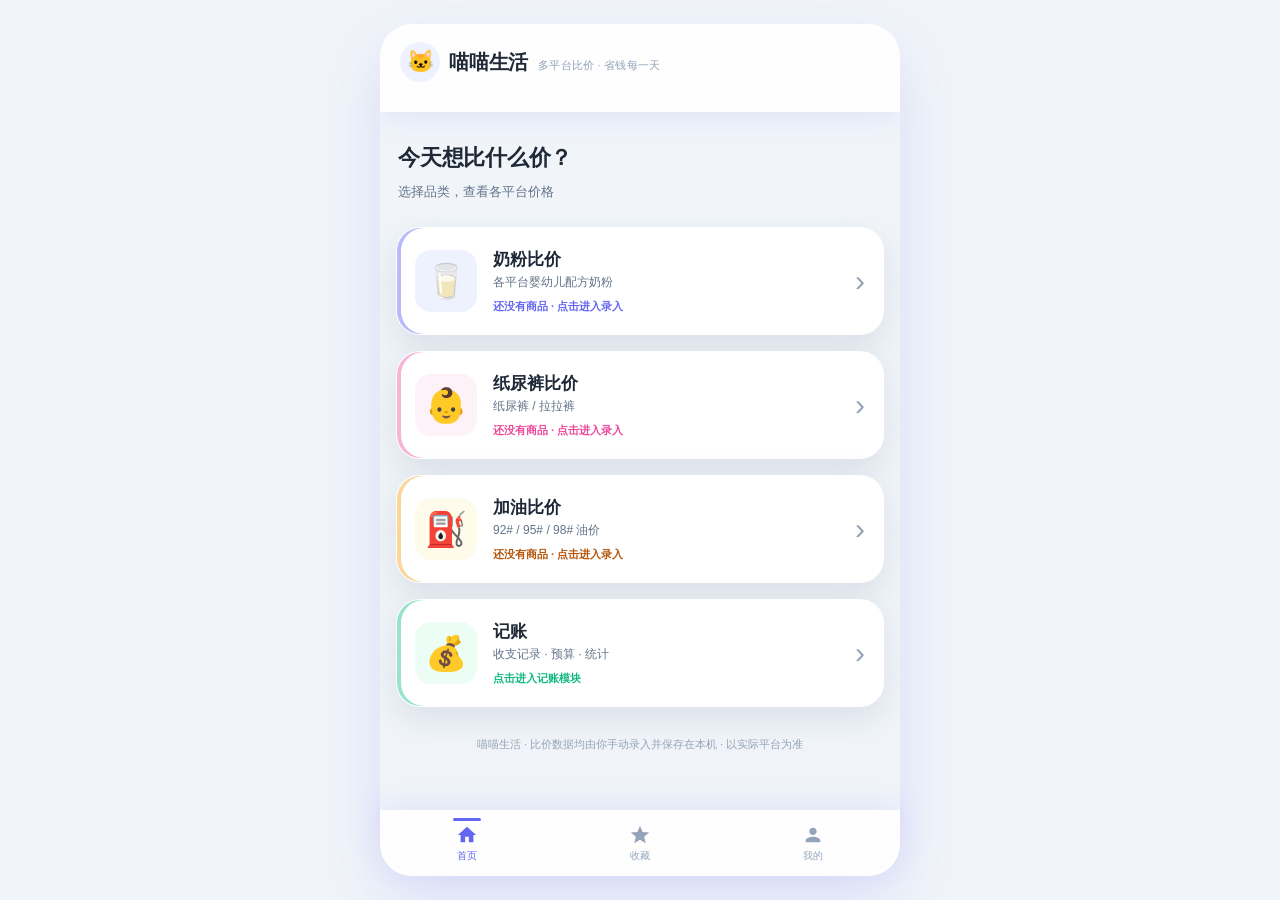
<file: index.html>
<!DOCTYPE html>
<html lang="zh-CN">
<head>
  <meta charset="UTF-8">
  <meta name="viewport" content="width=device-width, initial-scale=1.0, maximum-scale=1.0, user-scalable=no, viewport-fit=cover">
  <meta name="theme-color" content="#6366f1">
  <meta name="description" content="比价助手 - 奶粉、纸尿裤、加油站油价，多平台价格一站对比">
  <meta name="apple-mobile-web-app-capable" content="yes">
  <meta name="apple-mobile-web-app-status-bar-style" content="black-translucent">
  <title>喵喵生活 · 比价</title>
  <link rel="manifest" href="manifest.json">
  <link rel="icon" type="image/svg+xml" href="icons/icon.svg">
  <link rel="apple-touch-icon" href="icons/icon-192.png">
  <link rel="stylesheet" href="css/style.css">
</head>
<body>
  <div id="app">
    <!-- 顶部品牌栏（所有页面共享） -->
    <header class="app-header" id="app-header">
      <div class="header-top">
        <div class="brand" id="brand">
          <span class="brand-logo">🐱</span>
          <span class="brand-text">喵喵生活</span>
        </div>
        <div class="header-subtitle" id="header-subtitle">多平台比价 · 省钱每一天</div>
      </div>
    </header>

    <!-- 主内容区 -->
    <main id="main" class="main home-main">

      <!-- ========== 首页：只有大类入口 ========== -->
      <section class="page active" id="page-home">
        <div class="home-hero">
          <div class="home-hero-title">今天想比什么价？</div>
          <div class="home-hero-sub">选择品类，查看各平台价格</div>
        </div>
        <div class="entry-grid" id="entry-grid"></div>
        <div class="home-footnote">喵喵生活 · 比价数据均由你手动录入并保存在本机 · 以实际平台为准</div>
      </section>

      <!-- ========== 分类列表页 ========== -->
      <section class="page" id="page-list">
        <button class="back-btn" id="list-back">
          <svg viewBox="0 0 24 24" width="20" height="20"><path d="M20 11H7.83l5.59-5.59L12 4l-8 8 8 8 1.41-1.41L7.83 13H20v-2z"/></svg>
          返回
        </button>
        <div class="list-heading">
          <h1 id="list-title">奶粉比价</h1>
          <div class="heading-actions">
            <button class="compare-fab" id="list-compare" title="横向对比与推荐">📊 对比</button>
            <button class="add-fab" id="list-add" title="录入商品">＋ 录入</button>
          </div>
        </div>
        <div class="search-wrap">
          <svg class="search-icon" viewBox="0 0 24 24"><path d="M15.5 14h-.79l-.28-.27A6.47 6.47 0 0 0 16 9.5 6.5 6.5 0 1 0 9.5 16c1.61 0 3.09-.59 4.23-1.57l.27.28v.79l5 4.99L20.49 19l-4.99-5zm-6 0C7.01 14 5 11.99 5 9.5S7.01 5 9.5 5 14 7.01 14 9.5 11.99 14 9.5 14z"/></svg>
          <input type="search" id="search-input" placeholder="搜索品牌、商品、平台" autocomplete="off">
          <button class="search-clear" id="search-clear" aria-label="清空" hidden>✕</button>
        </div>
        <div class="section-head">
          <h2>🔥 今日低价榜</h2>
          <span class="section-note" id="update-note">价格随时变动</span>
        </div>
        <div class="lowprice-strip" id="lowprice-strip"></div>
        <div class="section-head">
          <h2>商品列表</h2>
          <button class="sort-btn" id="sort-btn">
            <span id="sort-label">默认排序</span>
            <svg viewBox="0 0 24 24" width="16" height="16"><path d="M7 10l5 5 5-5z"/></svg>
          </button>
        </div>
        <div class="product-list" id="list-product-list"></div>
      </section>

      <!-- ========== 商品详情 ========== -->
      <section class="page" id="page-detail">
        <button class="back-btn" id="detail-back">
          <svg viewBox="0 0 24 24" width="20" height="20"><path d="M20 11H7.83l5.59-5.59L12 4l-8 8 8 8 1.41-1.41L7.83 13H20v-2z"/></svg>
          返回
        </button>
        <div id="detail-content"></div>
      </section>

      <!-- ========== 横向对比与推荐页 ========== -->
      <section class="page" id="page-compare">
        <button class="back-btn" id="compare-back">
          <svg viewBox="0 0 24 24" width="20" height="20"><path d="M20 11H7.83l5.59-5.59L12 4l-8 8 8 8 1.41-1.41L7.83 13H20v-2z"/></svg>
          返回
        </button>
        <div class="list-heading">
          <h1 id="compare-title">横向对比</h1>
        </div>
        <div id="compare-content"></div>
      </section>

      <!-- ========== 录入 / 编辑页 ========== -->
      <section class="page" id="page-editor">
        <button class="back-btn" id="editor-back">
          <svg viewBox="0 0 24 24" width="20" height="20"><path d="M20 11H7.83l5.59-5.59L12 4l-8 8 8 8 1.41-1.41L7.83 13H20v-2z"/></svg>
          返回
        </button>
        <div class="list-heading">
          <h1 id="editor-title">录入商品</h1>
        </div>
        <div class="editor-notice">
          ℹ️ 电商官网有反爬与跨域限制，App 无法直接抓取。可点下方按钮用<b>截图识别</b>自动填入，或手动填写你在各平台看到的价格。
        </div>
        <button type="button" class="ocr-entry-btn" id="ocr-entry">
          <span class="ocr-entry-icon">📷</span>
          <span class="ocr-entry-text"><b>截图识别商品</b><br>拍照 / 选图，自动提取品牌、规格、价格（首次需联网加载识别模型）</span>
          <span class="ocr-entry-arrow">›</span>
        </button>
        <input type="file" id="ocr-file" accept="image/*" hidden>
        <form id="editor-form" class="editor-form">
          <input type="hidden" id="edit-id">
          <div class="form-row">
            <label>品类</label>
            <select id="edit-category">
              <option value="milk">🥛 奶粉</option>
              <option value="diaper">👶 纸尿裤</option>
              <option value="fuel">⛽ 加油</option>
            </select>
          </div>
          <div class="form-row">
            <label>品牌</label>
            <input type="text" id="edit-brand" placeholder="如：爱他美 / 帮宝适 / 中国石化" required>
          </div>
          <div class="form-row">
            <label>商品名称</label>
            <input type="text" id="edit-name" placeholder="如：卓萃 3 段 / 92# 汽油" required>
          </div>
          <div class="spec-builder">
            <div class="spec-builder-title">📐 规格明细（自动算总量）</div>
            <div class="spec-section-label">购买部分</div>
            <div class="spec-grid">
              <div class="form-item">
                <label id="lbl-buy-packs">购买罐数</label>
                <input type="number" id="buy-packs" step="0.01" min="0" placeholder="如：2">
              </div>
              <div class="form-item">
                <label id="lbl-per-pack">单罐克重</label>
                <div class="inline-unit">
                  <input type="number" id="per-pack" step="0.01" min="0" placeholder="如：900">
                  <span id="unit-per-pack">g</span>
                </div>
              </div>
            </div>
            <div class="spec-switch-row">
              <span>显示赠送部分</span>
              <div class="switch on" id="gift-switch"><span></span></div>
            </div>
            <div class="gift-section" id="gift-section">
              <div class="spec-section-label">赠送部分</div>
              <div class="spec-grid">
                <div class="form-item">
                  <label id="lbl-gift-packs">赠送罐数</label>
                  <input type="number" id="gift-packs" step="0.01" min="0" placeholder="如：1">
                </div>
                <div class="form-item">
                  <label id="lbl-gift-per">赠送单罐克重</label>
                  <div class="inline-unit">
                    <input type="number" id="gift-per" step="0.01" min="0" placeholder="同购买">
                    <span id="unit-gift-per">g</span>
                  </div>
                </div>
              </div>
            </div>
            <div class="spec-total">
              <span>合计总数量</span>
              <b id="spec-total-val">—</b>
            </div>
            <input type="hidden" id="edit-spec">
            <input type="hidden" id="edit-qty">
          </div>

          <div class="platform-editor-head">
            <span>各平台价格</span>
            <button type="button" class="mini-add" id="add-platform-row">＋ 添加平台</button>
          </div>
          <div id="platform-rows" class="platform-rows"></div>

          <button type="button" class="consumption-entry" id="editor-consumption">
            ⚙️ 设置消耗参数（用于计算可使用天数）
          </button>
          <button type="submit" class="submit-btn" id="editor-submit">保存并提交比价</button>
          <button type="button" class="delete-btn" id="editor-delete" hidden>删除这个商品</button>
        </form>
      </section>

      <!-- ========== 收藏 ========== -->
      <section class="page" id="page-favorites">
        <div class="section-head"><h2>⭐ 我的收藏</h2></div>
        <div class="product-list" id="favorites-list"></div>
        <div class="empty-state" id="favorites-empty" hidden>
          <div class="empty-icon">⭐</div>
          <p>还没有收藏商品</p>
          <span>在商品卡片右上角点击 ☆ 收藏</span>
        </div>
      </section>

      <!-- ========== 我的 ========== -->
      <section class="page" id="page-me">
        <div class="me-header">
          <div class="me-avatar">🐱</div>
          <div>
            <div class="me-name">喵喵生活用户</div>
            <div class="me-desc">理性消费，精打细算</div>
          </div>
        </div>
        <div class="me-card">
          <button class="me-row" id="me-alerts">
            <span class="me-row-icon">🔔</span>
            <span class="me-row-label">降价提醒</span>
            <span class="me-row-value" id="alert-count">0 个商品</span>
            <span class="me-row-arrow">›</span>
          </button>
          <button class="me-row" id="me-my-products">
            <span class="me-row-icon">✍️</span>
            <span class="me-row-label">我录入的商品</span>
            <span class="me-row-value" id="my-product-count">0 个</span>
            <span class="me-row-arrow">›</span>
          </button>
          <button class="me-row" id="me-clear">
            <span class="me-row-icon">🧹</span>
            <span class="me-row-label">清除本地数据</span>
            <span class="me-row-value">收藏 / 提醒 / 录入</span>
            <span class="me-row-arrow">›</span>
          </button>
        </div>
        <div class="info-card">
          <h3>关于价格数据</h3>
          <p>App <b>不内置任何商品</b>，所有价格都来自你手动录入，数据保存在本机浏览器。电商官网有反爬与跨域限制，前端无法直接抓取；接入真实价格需走官方开放平台或数据服务商。</p>
          <p>技术接入：修改 <code>js/data.js</code> 的 <code>dataSource.fetchRemote()</code>，返回相同结构即可，界面无需改动。</p>
          <p class="disclaimer">清除浏览器数据会同时清除你录入的商品，请留意备份。</p>
        </div>
        <div class="install-tip" id="install-tip">
          <span>📲</span>
          <div><b>安装到桌面</b><br>安卓浏览器菜单 → 「添加到主屏幕」，像 App 一样全屏使用</div>
        </div>
      </section>
    </main>

    <!-- 底部导航 -->
    <nav class="bottom-nav" id="bottom-nav">
      <button class="nav-item active" data-page="home">
        <svg viewBox="0 0 24 24"><path d="M10 20v-6h4v6h5v-8h3L12 3 2 12h3v8z"/></svg>
        <span>首页</span>
      </button>
      <button class="nav-item" data-page="favorites">
        <svg viewBox="0 0 24 24"><path d="M12 17.27L18.18 21l-1.64-7.03L22 9.24l-7.19-.61L12 2 9.19 8.63 2 9.24l5.46 4.73L5.82 21z"/></svg>
        <span>收藏</span>
      </button>
      <button class="nav-item" data-page="me">
        <svg viewBox="0 0 24 24"><path d="M12 12c2.21 0 4-1.79 4-4s-1.79-4-4-4-4 1.79-4 4 1.79 4 4 4zm0 2c-2.67 0-8 1.34-8 4v2h16v-2c0-2.66-5.33-4-8-4z"/></svg>
        <span>我的</span>
      </button>
    </nav>

    <!-- 排序弹层 -->
    <div class="sheet-mask" id="sort-mask" hidden>
      <div class="sheet">
        <div class="sheet-title">排序方式</div>
        <button class="sheet-option" data-sort="default">默认排序</button>
        <button class="sheet-option" data-sort="price-asc">价格从低到高</button>
        <button class="sheet-option" data-sort="save-desc">省钱最多</button>
        <button class="sheet-option" data-sort="time">最近更新</button>
        <button class="sheet-cancel" id="sort-cancel">取消</button>
      </div>
    </div>

    <!-- 提醒设置弹层 -->
    <div class="sheet-mask" id="alert-mask" hidden>
      <div class="sheet">
        <div class="sheet-title">设置降价提醒</div>
        <p class="sheet-hint" id="alert-hint"></p>
        <label class="alert-label">当最低价低于（元）</label>
        <input type="number" class="alert-input" id="alert-price" step="0.01" min="0">
        <button class="sheet-primary" id="alert-save">保存提醒</button>
        <button class="sheet-cancel" id="alert-cancel">取消</button>
      </div>
    </div>

    <!-- 截图识别弹层 -->
    <div class="sheet-mask" id="ocr-mask" hidden>
      <div class="sheet ocr-sheet">
        <div class="sheet-title">📷 截图识别</div>
        <!-- 识别中 -->
        <div id="ocr-loading" class="ocr-loading" hidden>
          <div class="ocr-spinner"></div>
          <div class="ocr-status" id="ocr-status">正在识别…</div>
          <div class="ocr-tip">首次使用需下载中文识别模型，请稍候并保持联网</div>
        </div>
        <!-- 识别结果 -->
        <div id="ocr-result" hidden>
          <div class="ocr-section-label">识别到的字段（可修改后填入）</div>
          <div class="ocr-field-grid">
            <div class="form-row">
              <label>品牌</label>
              <input type="text" id="ocr-brand" class="form-input" placeholder="未识别到，可手动填">
            </div>
            <div class="form-row">
              <label>商品名称</label>
              <input type="text" id="ocr-name" class="form-input" placeholder="未识别到，可手动填">
            </div>
            <div class="form-row">
              <label>规格数量（克 / 片）</label>
              <input type="number" id="ocr-qty" class="form-input" step="0.01" min="0" placeholder="未识别到，可手动填">
            </div>
          </div>
          <div class="ocr-section-label">识别到的价格（点选价格填入表单）</div>
          <div class="ocr-price-chips" id="ocr-price-chips"></div>
          <div class="ocr-raw-wrap">
            <div class="ocr-raw-title">识别原文</div>
            <div class="ocr-raw" id="ocr-raw"></div>
          </div>
        </div>
        <div class="ocr-actions" id="ocr-actions" hidden>
          <button class="sheet-cancel" id="ocr-recapture">重新选图</button>
          <button class="sheet-primary" id="ocr-apply">填入表单</button>
        </div>
        <button class="sheet-cancel" id="ocr-cancel">取消</button>
      </div>
    </div>

    <!-- 消耗参数弹层（全局通用，按品类） -->
    <div class="sheet-mask" id="consumption-mask" hidden>
      <div class="sheet">
        <div class="sheet-title">⚙️ 消耗参数设置</div>
        <div class="cons-tabs" id="cons-tabs">
          <button class="cons-tab active" data-cat="milk">🥛 奶粉</button>
          <button class="cons-tab" data-cat="diaper">👶 纸尿裤</button>
          <button class="cons-tab" data-cat="fuel">⛽ 加油</button>
        </div>
        <!-- 奶粉 -->
        <div class="cons-panel" data-panel="milk">
          <div class="form-row"><label>每日喂养顿数</label><input type="number" class="cons-input" id="cons-milk-times" step="0.1" min="0" placeholder="如：3"></div>
          <div class="form-row"><label>每顿喂养勺数</label><input type="number" class="cons-input" id="cons-milk-spoons" step="0.1" min="0" placeholder="如：5"></div>
          <div class="form-row"><label>每勺奶粉克数(g)</label><input type="number" class="cons-input" id="cons-milk-gram" step="0.1" min="0" placeholder="如：4.5"></div>
          <div class="cons-formula">每日消耗克重 = 顿数 × 勺数 × 每勺克数<br>可食用天数 = 合计总克重 ÷ 每日消耗克重</div>
        </div>
        <!-- 纸尿裤 -->
        <div class="cons-panel" data-panel="diaper" hidden>
          <div class="form-row"><label>每日使用片数</label><input type="number" class="cons-input" id="cons-diaper-pcs" step="0.1" min="0" placeholder="如：8"></div>
          <div class="cons-formula">可食用天数 = 合计总片数 ÷ 每日使用片数</div>
        </div>
        <!-- 加油 -->
        <div class="cons-panel" data-panel="fuel" hidden>
          <div class="form-row"><label>每日消耗升数</label><input type="number" class="cons-input" id="cons-fuel-liters" step="0.01" min="0" placeholder="如：2"></div>
          <div class="cons-formula">可使用天数 = 1 升单价参考 ÷ 每日消耗升数（按每升计算）</div>
        </div>
        <button class="sheet-primary" id="cons-save">保存参数</button>
        <button class="sheet-cancel" id="cons-cancel">取消</button>
      </div>
    </div>

    <!-- Toast -->
    <div class="toast" id="toast"></div>

    <!-- 安装提示条 -->
    <div class="install-banner" id="install-banner" hidden>
      <span class="install-banner-icon">📲</span>
      <div class="install-banner-text"><b>安装喵喵生活到桌面</b><br>方便随时比价记账，支持离线打开</div>
      <button class="install-banner-btn" id="install-btn">安装</button>
      <button class="install-banner-close" id="install-close">✕</button>
    </div>
  </div>

  <script src="js/calc.js"></script>
  <script src="js/data.js"></script>
  <script src="js/ocr.js"></script>
  <script src="js/app.js"></script>
</body>
</html>
</file>
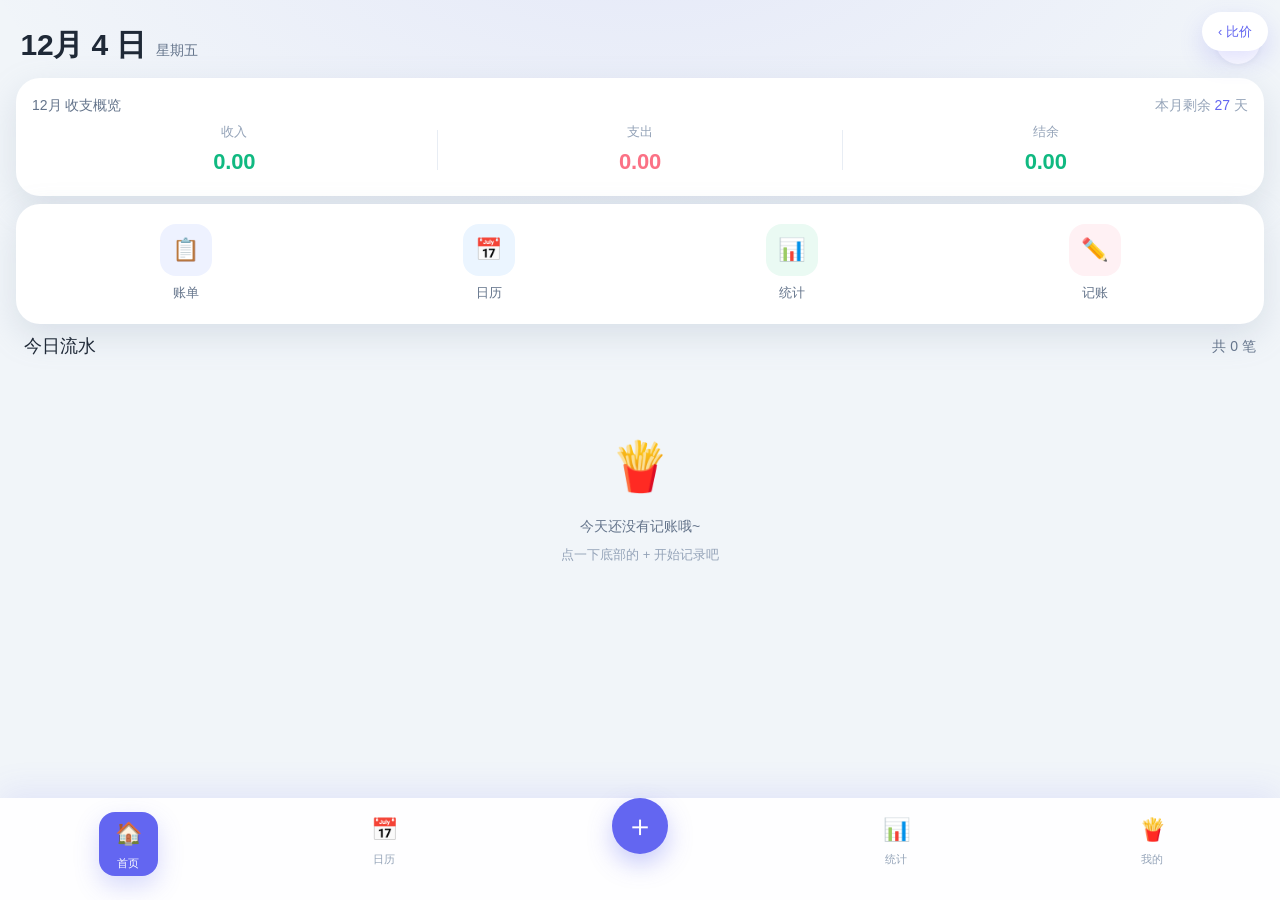
<file: bookkeeping.html>
<!DOCTYPE html>
<html lang="zh-CN">
<head>
<meta charset="UTF-8">
<meta name="viewport" content="width=device-width, initial-scale=1.0, maximum-scale=1.0, user-scalable=no, viewport-fit=cover">
<meta name="theme-color" content="#6366f1">
<meta name="description" content="喵喵生活 · 记账，记录每日收支、预算与统计">
<meta name="apple-mobile-web-app-capable" content="yes">
<title>喵喵生活 · 记账</title>
<link rel="manifest" href="manifest.json">
<link rel="icon" type="image/svg+xml" href="icons/icon.svg">
<link rel="apple-touch-icon" href="icons/icon-192.png">
<style>
*{margin:0;padding:0;box-sizing:border-box}
:root{
  --primary:#6366f1;--primaryLight:#818cf8;--primaryBg:#eef2ff;
  --bg:#f1f5f9;--card:#ffffff;--text:#1f2937;--textSecondary:#64748b;
  --textMuted:#94a3b8;--danger:#fb7185;--dangerBg:#fff1f4;
  --success:#10b981;--successBg:#eafaf3;--border:#e8edf4;
}
body{font-family:'Inter',-apple-system,BlinkMacSystemFont,'Segoe UI','PingFang SC','Microsoft YaHei',sans-serif;background:var(--bg);color:var(--text);-webkit-tap-highlight-color:transparent;overflow:hidden;height:-webkit-fill-available;height:100dvh;display:flex;flex-direction:column}
#app{flex:1;display:flex;flex-direction:column;overflow:hidden}
#content{flex:1;overflow-y:scroll;overflow-x:hidden;padding:16px 16px 0;overflow-anchor:none;scroll-behavior:auto}
.screen{display:none;padding-bottom:24px}
.screen.active{display:block}
.tab-bar{display:flex;background:var(--card);border-top:1px solid var(--border);padding:6px 0 max(env(safe-area-inset-bottom,6px),20px);z-index:100;box-shadow:0 -2px 12px rgba(99,102,241,.10)}
.tab-item{flex:1;display:flex;flex-direction:column;align-items:center;padding:4px 0;color:var(--textMuted);cursor:pointer;transition:color .15s;font-size:11px}
.tab-item.active{color:#fff}.tab-item.active .tab-inner{background:var(--primary);border-radius:12px;padding:4px 16px}.tab-icon{font-size:22px;margin-bottom:2px}.tab-inner{display:flex;flex-direction:column;align-items:center}
.tab-item.special .tab-icon{width:56px;height:56px;background:var(--primary);border-radius:50%;display:flex;align-items:center;justify-content:center;font-size:30px;color:#fff;margin-top:-14px;box-shadow:0 4px 12px rgba(99,102,241,.32);margin-bottom:2px}
.card{background:var(--card);border-radius:16px;padding:10px;margin-bottom:8px;box-shadow:0 2px 12px rgba(99,102,241,.10)}
.row{display:flex;justify-content:space-between;align-items:center}
.summary-row{display:flex;align-items:center;margin-top:8px}
.summary-item{flex:1;text-align:center}
.summary-label{font-size:13px;color:var(--textMuted);margin-bottom:2px}
.summary-amount{font-size:22px;font-weight:400}
.summary-divider{width:1px;height:40px;background:var(--border)}
.bar-bg{width:100%;height:8px;border-radius:4px;background:#eef2ff;overflow:hidden}
.bar-fill{height:100%;border-radius:4px;background:var(--primary);transition:width .3s}
.bar-over{background:var(--danger)}
.btn{background:var(--primary);color:#fff;border:none;border-radius:16px;padding:16px;font-size:17px;font-weight:500;width:100%;cursor:pointer;box-shadow:0 4px 10px rgba(99,102,241,.25)}
.btn:disabled{background:#cbd5e1;box-shadow:none;cursor:not-allowed}
.btn-text{background:none;border:none;color:var(--primary);font-size:15px;cursor:pointer}
.flat-btn{background:none;border:none;padding:8px 12px;border-radius:12px;cursor:pointer;font-size:14px;color:var(--primary);transition:background .15s}
.flat-btn:hover{background:var(--primaryBg)}.flat-btn.danger{color:var(--danger)}.flat-btn.danger:hover{background:var(--dangerBg)}
.header-section{display:flex;justify-content:space-between;align-items:flex-start;padding:0 4px 8px}
.date-block{cursor:pointer}.date-day{font-size:30px;font-weight:400;margin-right:10px}.date-weekday{font-size:14px;color:var(--textSecondary)}
.date-num{display:inline-block;min-width:2ch;text-align:center}.date-num-month{text-align:right}.date-year{display:inline-block;min-width:4.5ch;text-align:center}
.eye-btn{width:44px;height:44px;border-radius:22px;background:var(--card);border:none;font-size:20px;display:flex;align-items:center;justify-content:center;cursor:pointer;box-shadow:0 1px 6px rgba(30,41,59,.06)}
.action-grid{display:flex;justify-content:space-around}.action-item{display:flex;flex-direction:column;align-items:center;cursor:pointer}
.action-icon{width:52px;height:52px;border-radius:14px;display:flex;align-items:center;justify-content:center;font-size:22px;margin-bottom:6px}
.bg1{background:var(--primaryBg)}.bg2{background:#EBF5FF}.bg3{background:var(--successBg)}.bg4{background:var(--dangerBg)}
.action-label{font-size:13px;color:var(--textSecondary)}
.empty-state{text-align:center;padding:60px 0}
.bill-item{background:var(--card);border-radius:16px;padding:8px;margin-bottom:4px;cursor:pointer;box-shadow:0 1px 8px rgba(99,102,241,.08)}
.bill-row{display:flex;justify-content:space-between;align-items:center}
.bill-icon-name{display:flex;align-items:center;gap:0;min-width:0}.bill-icon{font-size:16px;width:20px;text-align:center;flex-shrink:0}.bill-cat{font-size:16px;font-weight:400;width:60px;text-align:right;flex-shrink:0}.bill-note{font-size:13px;color:var(--textMuted);max-width:72px;overflow:hidden;text-overflow:ellipsis;white-space:nowrap}
.bill-amount{font-size:18px;font-weight:400}

.month-header{display:flex;justify-content:center;align-items:center;gap:20px;padding:0 8px;margin-bottom:12px}
.month-arrow{font-size:32px;cursor:pointer;padding:0 8px;-webkit-user-select:none;user-select:none;line-height:1}
.month-title{font-size:20px;font-weight:400;cursor:pointer}
.weekday-row{display:flex;margin-bottom:6px}.weekday-text{flex:1;text-align:center;font-size:13px;color:var(--textMuted);font-weight:400}
.day-grid{display:flex;flex-wrap:wrap}
.day-cell{width:14.28%;aspect-ratio:1;display:flex;flex-direction:column;align-items:center;justify-content:center;cursor:pointer;border-radius:20px;position:relative;font-size:15px}
.day-cell.selected{background:var(--primary);color:#fff;font-weight:400}.day-cell.today{color:var(--primary);font-weight:400}
.day-cell.selected.today{color:#fff}.day-dot{width:5px;height:5px;border-radius:50%;background:var(--primary);margin-top:2px}
.day-cell.selected .day-dot{background:#fff}
.cal-card{background:var(--card);border-radius:16px;padding:12px;box-shadow:0 2px 12px rgba(99,102,241,.10);contain:layout style}
.cal-summary{display:flex;justify-content:space-between;align-items:center;padding:10px;background:var(--card);border-radius:16px;margin-top:8px;box-shadow:0 2px 12px rgba(99,102,241,.10)}
.cal-summary-left{font-size:15px;color:var(--success)}.cal-summary-right{font-size:15px;color:var(--danger)}
.today-btn{display:block;margin:0 auto 12px;background:var(--primaryBg);border:none;padding:6px 16px;border-radius:16px;color:var(--primary);font-size:14px;font-weight:400;cursor:pointer}
.section-header{display:flex;justify-content:space-between;align-items:center;padding:0 8px;margin-bottom:8px}.section-title{font-size:18px;font-weight:400}
#calDateLabel{display:inline-block;min-width:64px}#calBillCount{display:inline-block;min-width:4.5em;text-align:right}
#calBillListWrapper{min-height:120px}

.switch-wrap{display:flex;justify-content:center;padding:4px 0}.switch-track{display:flex;width:220px;height:44px;border-radius:22px;background:#e8edf4;position:relative}
.switch-bg{position:absolute;width:50%;height:40px;top:2px;border-radius:20px;background:#fff;box-shadow:0 1px 4px rgba(30,41,59,.10);transition:left .25s cubic-bezier(.4,0,.2,1)}
.switch-bg.income{left:50%}
.switch-option{flex:1;display:flex;align-items:center;justify-content:center;cursor:pointer;z-index:1;font-size:16px;color:var(--textSecondary);-webkit-user-select:none;user-select:none;transition:color .15s}
.switch-option.active{color:var(--text);font-weight:500}
.amount-section{display:flex;align-items:baseline;justify-content:center;padding:12px 0;border-bottom:1px dashed var(--border);margin-bottom:10px}
.amount-currency{font-size:26px;font-weight:300;margin-right:6px}
.amount-input{font-size:44px;font-weight:400;width:180px;text-align:center;border:none;background:transparent;color:var(--text);outline:none}.amount-input::placeholder{color:#cbd5e1}
.cat-label{font-size:14px;color:var(--textSecondary);margin-bottom:4px;padding-left:4px}
.cat-grid{display:grid;grid-template-columns:repeat(4,1fr);gap:4px;margin-bottom:6px;max-height:240px;overflow-y:auto;padding-right:2px}
.cat-item{display:flex;flex-direction:column;align-items:center;padding:6px 2px;border-radius:12px;cursor:pointer;transition:background .15s}
.cat-icon-wrap{width:40px;height:40px;border-radius:12px;background:#f1f5f9;display:flex;align-items:center;justify-content:center;font-size:18px;margin-bottom:4px;flex-shrink:0}.cat-item.selected .cat-icon-wrap{background:#e0e7ff}
.cat-name{font-size:12px;color:var(--textSecondary);text-align:center;line-height:1.3;min-height:16px;white-space:nowrap;overflow:hidden;text-overflow:ellipsis;max-width:100%}.cat-item.selected .cat-name{color:#fff;font-weight:400}.cat-item .cat-inner{display:flex;flex-direction:column;align-items:center;padding:4px 12px;border-radius:12px}.cat-item.selected .cat-inner{background:var(--primary)}
.detail-card{background:var(--card);border-radius:16px;overflow:hidden}
.form-row{display:flex;justify-content:space-between;align-items:center;padding:10px}
.form-divider{height:1px;background:var(--border);margin-left:18px}
.form-label{font-size:16px}.form-value{font-size:16px;color:var(--textSecondary)}.note-input{flex:1;font-size:16px;border:none;outline:none;text-align:right;color:var(--text);margin-left:12px}.note-input::placeholder{color:var(--textMuted)}
.save-btn-wrap{margin-top:12px;padding:0 8px}

.profile-card{text-align:center;padding:18px}.avatar{width:60px;height:60px;border-radius:50%;background:#e0e7ff;display:flex;align-items:center;justify-content:center;margin:0 auto;font-size:30px}
.username{font-size:18px;font-weight:400;margin-top:10px;cursor:pointer}
.stats-row{display:flex;align-items:center;margin-top:12px}.stat-item{flex:1;text-align:center}
.stat-value{font-size:22px;font-weight:400}.stat-label{font-size:13px;color:var(--textSecondary);margin-top:2px}.stat-divider{width:1px;height:40px;background:var(--border)}
.days-text{font-size:14px;color:var(--textSecondary);margin-top:10px}
.menu-row{display:flex;justify-content:space-between;align-items:center;padding:12px;cursor:pointer}.menu-row:hover{background:var(--primaryBg)}
.menu-item{display:flex;align-items:center;padding:12px;cursor:pointer;gap:12px}.menu-item:hover{background:var(--primaryBg)}
.menu-icon{font-size:18px}.menu-label{font-size:15px}
.menu-divider{height:1px;background:var(--border);margin-left:16px}.menu-divider2{height:1px;background:var(--border);margin-left:48px}
.budget-input{font-size:20px;font-weight:400;width:120px;text-align:right;border:none;outline:none;color:var(--text);background:transparent}.budget-input::placeholder{color:var(--textMuted)}
.chart-title{font-size:17px;font-weight:400;margin-bottom:4px}
.donut-wrap{display:flex;justify-content:center;margin:12px 0 6px}.donut-svg{width:100%;max-width:460px;height:auto}
.cat-total{margin-top:8px;padding-top:10px;border-top:1px solid var(--border);font-size:13px;color:var(--textMuted);text-align:right}
.legend-row{display:flex;justify-content:space-between;align-items:center;padding:4px 0;border-bottom:1px solid var(--border)}.legend-dot{width:10px;height:10px;border-radius:50%;flex-shrink:0}.legend-left{display:flex;align-items:center;gap:4px;min-width:0}.legend-icon{width:20px;text-align:center;flex-shrink:0;font-size:14px}
.legend-name{font-size:14px;min-width:3em;text-align:left;flex-shrink:0}.legend-right{display:flex;flex-direction:column;justify-content:center;align-items:flex-end}.legend-amount{font-size:15px;font-weight:400;line-height:1.2}.legend-pct{font-size:12px;color:var(--textMuted);line-height:1.2}
.version-footer{text-align:center;padding:24px 0 12px;font-size:13px;color:var(--textMuted)}

/* Modal */
.modal-overlay{position:fixed;top:0;left:0;right:0;bottom:0;background:rgba(30,41,59,.35);z-index:200;display:flex;align-items:flex-end;justify-content:center;animation:fadeIn .2s}
.modal-sheet{background:var(--card);border-radius:20px 20px 0 0;width:100%;max-width:500px;padding:20px 24px 30px;max-height:70vh;overflow-y:auto}
.modal-title{font-size:18px;font-weight:500;text-align:center;margin-bottom:16px}
.modal-input{width:100%;border:1px solid var(--border);border-radius:12px;padding:12px 16px;font-size:16px;outline:none;margin-bottom:16px}.modal-input:focus{border-color:var(--primary)}
.modal-buttons{display:flex;gap:12px}.modal-btn{flex:1;padding:14px;border-radius:12px;border:none;font-size:16px;cursor:pointer;font-weight:500}.modal-btn.cancel{background:#e8edf4;color:var(--textSecondary)}.modal-btn.confirm{background:var(--primary);color:#fff}.modal-btn.danger-confirm{background:var(--danger);color:#fff}
@keyframes fadeIn{from{opacity:0}to{opacity:1}}

/* Date inputs - native overlay for iOS/Android compatibility */
.date-input-native{position:absolute;top:0;left:0;width:100%;height:100%;opacity:0;z-index:3;cursor:pointer}
.date-wrap{position:relative;display:inline-block;cursor:pointer}
.form-date-input{border:none;background:transparent;font-size:16px;color:var(--textSecondary);outline:none;font-family:inherit;text-align:right;padding:0;width:130px;position:relative}
.form-date-input::-webkit-calendar-picker-indicator{opacity:0.35;cursor:pointer}
.today-home-btn{background:var(--text);border:none;padding:5px 14px;border-radius:16px;color:#fff;font-size:13px;font-weight:400;cursor:pointer;white-space:nowrap;flex-shrink:0}

/* Toast */
.toast{position:fixed;top:50%;left:50%;transform:translate(-50%,-50%);background:rgba(30,41,59,.90);color:#fff;padding:12px 24px;border-radius:12px;font-size:15px;z-index:300;pointer-events:none;opacity:0;transition:opacity .2s}.toast.show{opacity:1}

/* Checkbox */
.checkbox-label{display:flex;align-items:center;gap:8px;font-size:15px;margin:8px 0;cursor:pointer}
.checkbox-label input{width:18px;height:18px;accent-color:var(--primary)}

/* Export/Import */
.export-btns{display:flex;flex-direction:column;gap:10px;margin-bottom:16px}
.export-btn{width:100%;padding:14px;border:1px solid var(--border);border-radius:12px;background:var(--card);font-size:16px;cursor:pointer;text-align:left;transition:background .15s}.export-btn:hover{background:var(--primaryBg)}
.import-tabs{display:flex;gap:0;margin-bottom:16px;border-radius:10px;overflow:hidden;background:#e8edf4}
.import-tab{flex:1;padding:10px;border:none;background:transparent;font-size:15px;cursor:pointer;color:var(--textSecondary);text-align:center;transition:all .15s}
.import-tab.active{background:var(--primary);color:#fff;font-weight:500}
.file-upload-area{border:2px dashed var(--border);border-radius:16px;padding:32px;text-align:center;cursor:pointer;margin-bottom:16px;transition:border-color .2s,background .2s}
.back-to-compare{position:fixed;top:calc(env(safe-area-inset-top,0px) + 12px);right:12px;z-index:150;background:var(--primaryBg);color:var(--primary);text-decoration:none;font-size:13px;font-weight:500;padding:7px 13px;border-radius:16px;box-shadow:0 2px 8px rgba(99,102,241,.20)}

/* ============================================================
   柔和界面风覆盖层 — 大圆角 / 彩色柔光 / 低饱和 / 300-500ms
   ============================================================ */
:root{
  --primary:#6366f1;--primaryLight:#818cf8;--primaryBg:#eef2ff;
  --bg:#f1f5f9;--card:#ffffff;--text:#1f2937;--textSecondary:#64748b;
  --textMuted:#94a3b8;--danger:#fb7185;--dangerBg:#fff1f4;
  --success:#10b981;--successBg:#eafaf3;--border:#e8edf4;
  --shadow-card:0 12px 32px rgba(148,163,184,.25);
  --shadow-hover:0 24px 48px rgba(99,102,241,.20);
  --shadow-btn:0 10px 24px rgba(99,102,241,.25);
  --shadow-press:inset 0 4px 10px rgba(67,56,202,.28);
}
*{scrollbar-width:none}
::-webkit-scrollbar{display:none}
body{
  background:radial-gradient(1100px 620px at 50% -12%,rgba(99,102,241,.09),transparent 62%),var(--bg);
  font-size:14px;line-height:1.65;
}
#content{padding:20px 16px 0}
.screen.active{animation:softFade .45s cubic-bezier(.22,1,.36,1)}
@keyframes softFade{from{opacity:0;transform:translateY(10px)}to{opacity:1;transform:none}}

/* 卡片：24px 圆角 + 石板灰柔光，hover 上浮并转靛蓝柔光 */
.card,.cal-card,.cal-summary,.detail-card,.profile-card,.bill-item{
  border-radius:24px;padding:16px;box-shadow:var(--shadow-card);border:none;
  transition:transform .5s ease-in-out,box-shadow .5s ease-in-out;
}
.card:hover,.bill-item:hover,.cal-card:hover{transform:translateY(-6px);box-shadow:var(--shadow-hover)}
.bill-item{padding:12px 14px;margin-bottom:10px}
.detail-card{padding:8px}
.profile-card{padding:22px}

/* 按钮：16px 圆角 + 靛蓝柔光 + 上浮/内凹 */
.btn,.modal-btn,.today-home-btn{
  border-radius:16px;font-weight:600;transition:transform .3s ease-in-out,box-shadow .3s ease-in-out;
  box-shadow:var(--shadow-btn);
}
.btn:hover,.modal-btn.confirm:hover,.today-home-btn:hover{transform:translateY(-4px);box-shadow:0 18px 32px rgba(99,102,241,.35)}
.btn:active,.modal-btn:active,.today-home-btn:active{transform:translateY(0) scale(.96);box-shadow:var(--shadow-press)}
.btn:disabled{background:#cbd5e1;box-shadow:none;transform:none}
.btn-text,.flat-btn{font-weight:600}
.flat-btn,.today-btn,.modal-btn.cancel,.export-btn{border-radius:16px;transition:transform .3s ease-in-out,box-shadow .3s ease-in-out}
.flat-btn:hover,.today-btn:hover,.export-btn:hover{transform:translateY(-3px);box-shadow:var(--shadow-btn)}
.modal-btn.cancel{background:var(--bg);color:var(--textSecondary)}

/* 输入框：雾灰底 + 聚焦白底/4px 靛蓝环/柔光 */
.modal-input,.note-input,.budget-input,.form-date-input,.amount-input,.checkbox-label input{transition:box-shadow .3s ease-in-out,background .3s ease-in-out}
.modal-input{background:var(--bg);border:1px solid transparent;border-radius:16px}
.modal-input:focus{background:#fff;border-color:transparent;box-shadow:0 0 0 4px rgba(99,102,241,.20),0 10px 26px rgba(99,102,241,.14)}
.amount-input{font-weight:700;letter-spacing:-.01em}
.amount-currency{font-weight:600}

/* 圆形图标块 */
.eye-btn,.avatar,.cat-icon-wrap,.action-icon,.switch-bg{
  transition:transform .3s ease-in-out,box-shadow .3s ease-in-out,background .3s ease-in-out;
}
.eye-btn:hover,.action-icon:hover{transform:translateY(-3px)}
.action-icon{border-radius:16px}
.cat-icon-wrap{border-radius:14px}
.cat-item.selected .cat-icon-wrap{box-shadow:0 8px 18px rgba(99,102,241,.22)}
.cat-item .cat-inner{border-radius:16px;transition:box-shadow .3s}
.cat-item.selected .cat-inner{box-shadow:var(--shadow-btn)}
.avatar{box-shadow:0 10px 24px rgba(99,102,241,.22)}

/* 底部导航：毛玻璃 + 柔光，选中态胶囊 */
.tab-bar{background:rgba(255,255,255,.90);backdrop-filter:blur(18px);-webkit-backdrop-filter:blur(18px);border-top:none;box-shadow:0 -8px 30px rgba(99,102,241,.10);padding-top:10px}
.tab-item.active .tab-inner{border-radius:16px;box-shadow:var(--shadow-btn)}
.tab-item.special .tab-icon{box-shadow:0 10px 24px rgba(99,102,241,.35);transition:transform .3s ease-in-out,box-shadow .3s ease-in-out}
.tab-item.special .tab-icon:hover{transform:translateY(-4px);box-shadow:0 18px 32px rgba(99,102,241,.40)}

/* 日历 / 进度 / 分隔 */
.day-cell{border-radius:16px;transition:background .3s,transform .3s}
.day-cell:hover{background:var(--primaryBg)}
.day-cell.selected:hover{background:var(--primary)}
.bar-bg,.bar-fill{border-radius:999px}
.summary-divider,.stat-divider{background:var(--border)}
.form-divider,.menu-divider,.menu-divider2,.legend-row,.cat-total,.amount-section{border-color:var(--border)}

/* 弹层：24px 圆角 + 柔光 + 400ms 滑入 */
.modal-overlay{background:rgba(30,41,59,.32);backdrop-filter:blur(4px)}
.modal-sheet{
  border-radius:24px 24px 0 0;padding:24px 24px 32px;max-width:520px;
  box-shadow:0 -16px 48px rgba(99,102,241,.18);
  animation:softSlide .4s cubic-bezier(.22,1,.36,1);
}
@keyframes softSlide{from{transform:translateY(100%);opacity:.6}to{transform:none;opacity:1}}
.modal-title{font-weight:600}

/* Toast / 返回按钮 / 导入导出 */
.toast{border-radius:999px;box-shadow:0 12px 32px rgba(30,41,59,.28);transition:opacity .3s,transform .3s}
.back-to-compare{
  background:#fff;border-radius:999px;padding:9px 16px;
  box-shadow:0 10px 24px rgba(99,102,241,.20);transition:transform .3s,box-shadow .3s;
}
.back-to-compare:hover{transform:translateY(-3px);box-shadow:var(--shadow-btn)}
.export-btn{border:1px solid transparent;background:var(--bg);border-radius:16px}
.import-tabs,.switch-track{background:var(--bg);border-radius:16px}
.switch-bg{border-radius:14px;box-shadow:0 6px 16px rgba(99,102,241,.22)}
.legend-dot{box-shadow:0 2px 6px rgba(30,41,59,.10)}
.date-day,.summary-amount,.stat-value,.month-title,.chart-title{font-weight:600;letter-spacing:-.01em}

@media (prefers-reduced-motion:reduce){
  *,*::before,*::after{animation-duration:.01ms!important;transition-duration:.01ms!important}
}

</style>
</head>
<body>
<div id="app">
  <a class="back-to-compare" href="index.html" title="返回比价">‹ 比价</a>
  <div id="content"></div>
  <div class="tab-bar" id="tabBar"></div>
</div>
<div id="modalContainer"></div>
<div class="toast" id="toast"></div>

<script>
// ========== DATA LAYER ==========
const STORAGE_KEYS = {bills:'xb_bills',budget:'xb_budget',username:'xb_username'};

function loadBills(){try{return JSON.parse(localStorage.getItem(STORAGE_KEYS.bills)||'[]')}catch{return[]}}
function saveBills(b){localStorage.setItem(STORAGE_KEYS.bills,JSON.stringify(b))}
function loadBudget(){return parseFloat(localStorage.getItem(STORAGE_KEYS.budget))||0}
function saveBudget(v){localStorage.setItem(STORAGE_KEYS.budget,String(v))}
function loadUsername(){return localStorage.getItem(STORAGE_KEYS.username)||'喵喵生活'}
function saveUsername(n){localStorage.setItem(STORAGE_KEYS.username,n)}

// ========== CONSTANTS ==========
const EXPENSE_CATS=[
  {id:'shopping',name:'购物',icon:'🛍️'},{id:'food',name:'餐饮',icon:'🍽️'},{id:'transport',name:'交通',icon:'🚗'},
  {id:'entertainment',name:'娱乐',icon:'🎮'},{id:'housing',name:'住房',icon:'🏠'},{id:'medical',name:'医疗',icon:'💊'},
  {id:'education',name:'教育',icon:'📚'},{id:'communication',name:'通讯',icon:'📱'},{id:'daily',name:'日用',icon:'🧴'},
  {id:'clothing',name:'服饰',icon:'👗'},{id:'beauty',name:'美容',icon:'💄'},{id:'sports',name:'运动',icon:'⚽'},
  {id:'pet',name:'宠物',icon:'🐾'},{id:'gift',name:'礼物',icon:'🎁'},{id:'travel',name:'旅行',icon:'✈️'},
  {id:'digital',name:'数码',icon:'💻'},{id:'snacks',name:'零食',icon:'🍿'},{id:'drinks',name:'饮品',icon:'🥤'},
  {id:'fruit',name:'水果',icon:'🍎'},{id:'grocery',name:'蔬菜',icon:'🥬'},{id:'takeout',name:'外卖',icon:'🥡'},
  {id:'express',name:'快递',icon:'📦'},{id:'other',name:'其他',icon:'💰'}
];
const INCOME_CATS=[
  {id:'salary',name:'工资',icon:'💼'},{id:'parttime',name:'兼职',icon:'⏰'},{id:'redpacket',name:'红包',icon:'🧧'},
  {id:'bonus',name:'奖金',icon:'🏆'},{id:'investment',name:'理财',icon:'📈'},{id:'refund',name:'退款',icon:'💵'},
  {id:'reimburse',name:'报销',icon:'📋'},{id:'other_income',name:'其他',icon:'✨'}
];
const ALL_CATS=[...EXPENSE_CATS,...INCOME_CATS];
const PIE_COLORS=['#fb7185','#60a5fa','#10b981','#f59e0b','#a78bfa','#2dd4bf','#ec4899','#fbbf24','#334155','#84cc16','#a1887f','#22d3ee','#a855f7','#f59e0b','#6366f1','#e11d48','#a3a35b','#64748b','#db2777','#0d9488'];
const INC_COLORS=['#10b981','#60a5fa','#f59e0b','#a78bfa','#2dd4bf','#ec4899'];

function getCat(id){return ALL_CATS.find(c=>c.id===id)||{id:'other',name:'其他',icon:'💰'}}
function fmtDate(d){const y=d.getFullYear(),m=String(d.getMonth()+1).padStart(2,'0'),day=String(d.getDate()).padStart(2,'0');return `${y}-${m}-${day}`}
function fmtMoney(n){return Number(n).toFixed(2)}
function monthRange(y,m){const s=new Date(y,m-1,1),e=new Date(y,m,0,23,59,59);return{start:s.getTime(),end:e.getTime()}}
function genId(){return'b_'+Date.now()+'_'+Math.random().toString(36).slice(2,8)}
function dateLabel(s){
  const t=fmtDate(new Date()),y=new Date(Date.now()-86400000);const yd=fmtDate(y);
  if(s===t)return'今天';if(s===yd)return'昨天';
  const d=new Date(s);return`${d.getMonth()+1}月${d.getDate()}日`;
}
function weekday(s){const wd=['星期日','星期一','星期二','星期三','星期四','星期五','星期六'];return wd[new Date(s).getDay()]}
function drawDonutSVG(list,total,colors){
  const cx=230,cy=140,r=120,ir=65;
  let angle=0,paths='',texts='';
  const leftLabels=[],rightLabels=[];
  list.forEach((item,i)=>{
    const pct=item.amount/total;
    const sweep=pct*2*Math.PI;
    const isFull=sweep>=2*Math.PI-0.0001;
    if(isFull){
      const drawArc=(a1,a2)=>{
        const x1=cx+r*Math.cos(a1),y1=cy+r*Math.sin(a1);
        const x2=cx+r*Math.cos(a2),y2=cy+r*Math.sin(a2);
        const ix1=cx+ir*Math.cos(a1),iy1=cy+ir*Math.sin(a1);
        const ix2=cx+ir*Math.cos(a2),iy2=cy+ir*Math.sin(a2);
        return`<path d="M${ix1.toFixed(2)} ${iy1.toFixed(2)} L${x1.toFixed(2)} ${y1.toFixed(2)} A${r} ${r} 0 1 1 ${x2.toFixed(2)} ${y2.toFixed(2)} L${ix2.toFixed(2)} ${iy2.toFixed(2)} A${ir} ${ir} 0 1 0 ${ix1.toFixed(2)} ${iy1.toFixed(2)} Z" fill="${colors[i%colors.length]}"/>`;
      };
      const a0=angle-Math.PI/2,am=angle+Math.PI-Math.PI/2,ae=angle+2*Math.PI-Math.PI/2;
      paths+=drawArc(a0,am)+drawArc(am,ae);
      angle+=2*Math.PI;
      texts+=`<text x="${cx}" y="${cy}" text-anchor="middle" dominant-baseline="central" fill="#fff" font-size="14" font-weight="500">${(pct*100).toFixed(2)}%</text>`;
      return;
    }
    const sa=angle-Math.PI/2,ea=angle+sweep-Math.PI/2;
    const midAngle=sa+(ea-sa)/2;
    angle+=sweep;
    const la=ea-sa>Math.PI?1:0;
    const x1=cx+r*Math.cos(sa),y1=cy+r*Math.sin(sa);
    const x2=cx+r*Math.cos(ea),y2=cy+r*Math.sin(ea);
    const ix1=cx+ir*Math.cos(sa),iy1=cy+ir*Math.sin(sa);
    const ix2=cx+ir*Math.cos(ea),iy2=cy+ir*Math.sin(ea);
    paths+=`<path d="M${ix1.toFixed(2)} ${iy1.toFixed(2)} L${x1.toFixed(2)} ${y1.toFixed(2)} A${r} ${r} 0 ${la} 1 ${x2.toFixed(2)} ${y2.toFixed(2)} L${ix2.toFixed(2)} ${iy2.toFixed(2)} A${ir} ${ir} 0 ${la} 0 ${ix1.toFixed(2)} ${iy1.toFixed(2)} Z" fill="${colors[i%colors.length]}"/>`;
    if(pct>=0.0001){
      if(pct>=0.08){
        const mr=(r+ir)/2;
        const tx=cx+mr*Math.cos(midAngle),ty=cy+mr*Math.sin(midAngle);
        texts+=`<text x="${tx.toFixed(1)}" y="${ty.toFixed(1)}" text-anchor="middle" dominant-baseline="central" fill="#fff" font-size="12" font-weight="500">${(pct*100).toFixed(2)}%</text>`;
      } else {
        const mr=(r+ir)/2;
        const innerX=cx+mr*Math.cos(midAngle),innerY=cy+mr*Math.sin(midAngle);
        const outerX=cx+(r+10)*Math.cos(midAngle),outerY=cy+(r+10)*Math.sin(midAngle);
        const dir=Math.cos(midAngle)>0?1:-1;
        (dir>0?rightLabels:leftLabels).push({innerX,innerY,outerX,outerY,outerY:outerY,midAngle,dir,pct,item,color:colors[i%colors.length]});
      }
    }
  });
  function renderLabelGroup(labels,labelX,textAnchor,svgH){
    labels.sort((a,b)=>a.outerY-b.outerY);
    const minGap=20;
    for(let i=1;i<labels.length;i++){
      if(labels[i].outerY-labels[i-1].outerY<minGap) labels[i].outerY=labels[i-1].outerY+minGap;
    }
    labels.forEach(l=>{
      const origOY=l.outerY;
      l.outerY=Math.max(12,Math.min(svgH-12,l.outerY));
      const dir=textAnchor==='start'?1:-1;
      const actualAnchor=textAnchor==='start'?'end':'start';
      const midX=((l.outerX+labelX)/2).toFixed(1);
      const textAt=(labelX-dir*5).toFixed(1);
      texts+=`<polyline points="${l.innerX.toFixed(1)},${l.innerY.toFixed(1)} ${l.outerX.toFixed(1)},${origOY.toFixed(1)} ${midX},${origOY.toFixed(1)} ${labelX.toFixed(1)},${l.outerY.toFixed(1)}" fill="none" stroke="${l.color}" stroke-width="1.2"/>`;
      texts+=`<text x="${textAt}" y="${l.outerY.toFixed(1)}" text-anchor="${actualAnchor}" dominant-baseline="central" fill="${l.color}" font-size="16">${l.item.name} ${(l.pct*100).toFixed(2)}%</text>`;
    });
  }
  const svgH=280;
  const leftLabelX=40,rightLabelX=420;
  renderLabelGroup(leftLabels,leftLabelX,'start',svgH);
  renderLabelGroup(rightLabels,rightLabelX,'end',svgH);
  return `<svg viewBox="-80 0 620 ${svgH}" class="donut-svg">${paths}${texts}</svg>`;
}

// ========== GLOBAL STATE ==========
let activeTab='home',showAmount=true,editingBillId='',selectedHomeDate=fmtDate(new Date());

// ========== HELPERS ==========
function toast(msg){const t=document.getElementById('toast');t.textContent=msg;t.classList.add('show');clearTimeout(t._tid);t._tid=setTimeout(()=>t.classList.remove('show'),1800)}
function $(sel){return document.querySelector(sel)}
function escapeHtml(s){const d=document.createElement('div');d.textContent=s;return d.innerHTML}

// ========== MODAL SYSTEM ==========
function showModal(html){const c=document.getElementById('modalContainer');c.innerHTML=`<div class="modal-overlay" id="modalOverlay"><div class="modal-sheet">${html}</div></div>`}
function closeModal(){document.getElementById('modalContainer').innerHTML=''}
let _dateActive=false;
document.getElementById('modalContainer').addEventListener('click',e=>{if(e.target.id==='modalOverlay'&&!_dateActive)closeModal()});

function showEditModal(billId){
  const bills=loadBills();
  const bill=bills.find(b=>b.id===billId);
  if(!bill)return;
  let emType=bill.type;
  let emSelectedCat=bill.categoryId;

  function emCatHTML(type){
    const cats=type==='income'?INCOME_CATS:EXPENSE_CATS;
    return cats.map(c=>`<div class="cat-item${c.id===emSelectedCat?' selected':''}" data-cid="${c.id}"><div class="cat-inner"><div class="cat-icon-wrap">${c.icon}</div><div class="cat-name">${c.name}</div></div></div>`).join('');
  }

  function emBindCatItems(){
    document.querySelectorAll('#emCatGrid .cat-item').forEach(el=>el.addEventListener('click',()=>{
      document.querySelectorAll('#emCatGrid .cat-item').forEach(e=>e.classList.remove('selected'));
      el.classList.add('selected');emSelectedCat=el.dataset.cid;
    }));
  }

  function emUpdateSwitchUI(){
    document.getElementById('emSwitchBg').className='switch-bg'+(emType==='income'?' income':'');
    document.getElementById('emSwitchExpense').className='switch-option'+(emType==='expense'?' active':'');
    document.getElementById('emSwitchIncome').className='switch-option'+(emType==='income'?' active':'');
  }

  const html=`<div class="modal-overlay" id="modalOverlay" style="display:flex;align-items:flex-end">
    <div class="modal-sheet" style="max-height:88vh;overflow-y:auto;border-radius:20px 20px 0 0;padding-bottom:max(env(safe-area-inset-bottom,6px),20px)">
      <div style="display:flex;justify-content:space-between;align-items:center;padding:0 4px 8px">
        <span style="font-size:18px;font-weight:500">编辑账单</span>
        <span style="font-size:24px;cursor:pointer;padding:4px 8px" id="emClose">✕</span>
      </div>
      <div class="switch-wrap">
        <div class="switch-track">
          <div class="switch-bg${emType==='income'?' income':''}" id="emSwitchBg"></div>
          <div class="switch-option${emType==='expense'?' active':''}" id="emSwitchExpense">支出</div>
          <div class="switch-option${emType==='income'?' active':''}" id="emSwitchIncome">收入</div>
        </div>
      </div>
      <div class="amount-section"><span class="amount-currency">¥</span><input class="amount-input" id="emAmount" type="text" inputmode="decimal" placeholder="0.00" value="${bill.amount}"></div>
      <div class="cat-label">选择分类</div>
      <div class="cat-grid" id="emCatGrid">${emCatHTML(emType)}</div>
      <div class="detail-card">
        <div class="form-row"><span class="form-label">日期</span><span class="form-value date-wrap">${bill.date}<input type="date" class="date-input-native" id="emDate" value="${bill.date}"></span></div>
        <div class="form-divider"></div>
        <div class="form-row"><span class="form-label">备注</span><input class="note-input" id="emNote" placeholder="添加备注..." value="${escapeHtml(bill.note||'')}"></div>
      </div>
      <div class="save-btn-wrap"><button class="btn" id="emSave">保存修改</button></div>
      <button class="btn" style="margin-top:8px;background:var(--dangerBg);color:var(--danger);border:none;border-radius:14px;padding:14px;width:100%;font-size:16px;cursor:pointer;font-weight:500" id="emDelete">删除此账单</button>
    </div>
  </div>`;
  document.getElementById('modalContainer').innerHTML=html;

  /* iOS picker guard: prevent overlay tap from closing modal while date picker is active */
  const emOverlay=document.getElementById('modalOverlay');
  const emDateEl=document.getElementById('emDate');
  emDateEl.addEventListener('focus',()=>{_dateActive=true});
  emDateEl.addEventListener('change',()=>{_dateActive=true});
  emDateEl.addEventListener('blur',()=>{setTimeout(()=>{_dateActive=false},300)});
  emOverlay.addEventListener('click',function(e){if(_dateActive)e.stopImmediatePropagation()},true);

  document.getElementById('emClose').addEventListener('click',closeModal);

  document.getElementById('emSwitchExpense').addEventListener('click',()=>{
    if(emType==='expense')return;
    emType='expense';emSelectedCat='';
    emUpdateSwitchUI();
    document.getElementById('emCatGrid').innerHTML=emCatHTML(emType);
    emBindCatItems();
  });
  document.getElementById('emSwitchIncome').addEventListener('click',()=>{
    if(emType==='income')return;
    emType='income';emSelectedCat='';
    emUpdateSwitchUI();
    document.getElementById('emCatGrid').innerHTML=emCatHTML(emType);
    emBindCatItems();
  });
  emBindCatItems();

  const emAi=document.getElementById('emAmount');
  emAi.addEventListener('input',function(){
    let v=this.value.replace(/[^\d.]/g,'');
    const parts=v.split('.');if(parts.length>2)v=parts[0]+'.'+parts.slice(1).join('');
    if(parts.length===2&&parts[1].length>2)v=parts[0]+'.'+parts[1].slice(0,2);
    this.value=v;
  });
  setTimeout(()=>emAi.focus(),150);

  document.getElementById('emSave').addEventListener('click',()=>{
    const amount=parseFloat(emAi.value);
    if(!amount||amount<=0){toast('请输入金额');return}
    if(!emSelectedCat){toast('请选择分类');return}
    const note=document.getElementById('emNote').value.trim();
    const dateStr=document.getElementById('emDate').value;
    const d=new Date(dateStr);d.setHours(new Date().getHours(),new Date().getMinutes(),new Date().getSeconds());
    const bills=loadBills();
    const idx=bills.findIndex(b=>b.id===billId);
    if(idx===-1){toast('账单不存在');return}
    bills[idx]={...bills[idx],type:emType,categoryId:emSelectedCat,amount,note,date:dateStr,timestamp:d.getTime()};
    saveBills(bills);
    toast('修改成功');
    closeModal();renderContent();
  });

  document.getElementById('emDelete').addEventListener('click',()=>{
    if(!confirm('确定删除这笔账单吗？'))return;
    const bills=loadBills().filter(b=>b.id!==billId);
    saveBills(bills);
    toast('已删除');
    closeModal();renderContent();
  });
}

// ========== RENDER ==========
function renderContent(){
  const c=document.getElementById('content');
  if(activeTab==='home')c.innerHTML=renderHome();
  else if(activeTab==='calendar')c.innerHTML=renderCalendar();
  else if(activeTab==='add')c.innerHTML=renderAdd();
  else if(activeTab==='stats')c.innerHTML=renderStats();
  else if(activeTab==='mine')c.innerHTML=renderMine();
  bindTabEvents();
  afterRender();
}

function switchTab(tab){
  activeTab=tab;
  renderContent();
  const items=document.querySelectorAll('.tab-item');
  items.forEach((el,i)=>{
    const tabs=['home','calendar','add','stats','mine'];
    el.classList.toggle('active',tabs[i]===tab);
  });
}

function bindTabEvents(){
  document.querySelectorAll('.tab-item').forEach(el=>{
    el.addEventListener('click',()=>{const t=el.dataset.tab;if(t==='add')editingBillId='';if(t!==activeTab)switchTab(t)});
  });
  const addTab=document.querySelector('.tab-item[data-tab="add"]');
  if(addTab){addTab.addEventListener('click',e=>{e.stopPropagation();editingBillId='';switchTab('add')})}
}

function afterRender(){
  if(activeTab==='home')bindHome();
  else if(activeTab==='calendar')bindCalendar();
  else if(activeTab==='add')bindAdd();
  else if(activeTab==='stats')bindStats();
  else if(activeTab==='mine')bindMine();
}

// ========== HOME SCREEN ==========
function renderHome(){
  const bills=loadBills(),budget=loadBudget();
  const now=new Date();const sd=selectedHomeDate;const [sy,sm,sdNum]=sd.split('-').map(Number);
  const {start,end}=monthRange(sy,sm);
  const mBills=bills.filter(b=>b.timestamp>=start&&b.timestamp<=end);
  const mInc=mBills.filter(b=>b.type==='income').reduce((s,b)=>s+b.amount,0);
  const mExp=mBills.filter(b=>b.type==='expense').reduce((s,b)=>s+b.amount,0);
  const mBal=mInc-mExp;
  const hasBudget=budget>0;
  const remaining=budget-mExp;
  const bpct=budget>0?Math.min((mExp/budget)*100,100):0;
  const over=mExp>budget&&budget>0;
  const lastDay=new Date(sy,sm,0).getDate();
  const daysLeft=lastDay-now.getDate();

  const todayBills=bills.filter(b=>b.date===sd).sort((a,b)=>b.timestamp-a.timestamp);

  const today=fmtDate(new Date());
  const showGoTodayHome=sd!==today;

  let h=`<div class="header-section">
    <div style="display:flex;align-items:center;gap:10px">
      <div class="date-block date-wrap" id="homeDateBlock"><span class="date-day"><span class="date-num date-num-month">${sm}</span>月<span class="date-num">${sdNum}</span>日</span><span class="date-weekday">${weekday(sd)}</span><input type="date" class="date-input-native" id="homeDatePicker" value="${sd}"></div>
      ${showGoTodayHome?`<button class="today-home-btn" id="goTodayHome">回到今天</button>`:''}
    </div>
    <button class="eye-btn" id="toggleAmount">${showAmount?'👁️':'👁️‍🗨️'}</button>
  </div>

  <div class="card">
    <div class="row"><span style="font-size:14px;color:var(--textSecondary)">${sm}月 收支概览</span><span style="font-size:14px;color:var(--textMuted)">本月剩余 <span style="color:var(--primary);font-weight:400">${Math.max(0,daysLeft)}</span> 天</span></div>
    <div class="summary-row" style="margin-top:4px">
      <div class="summary-item"><div class="summary-label">收入</div><div class="summary-amount" style="color:var(--success)">${showAmount?fmtMoney(mInc):'***'}</div></div>
      <div class="summary-divider"></div>
      <div class="summary-item"><div class="summary-label">支出</div><div class="summary-amount" style="color:var(--danger)">${showAmount?fmtMoney(mExp):'***'}</div></div>
      <div class="summary-divider"></div>
      <div class="summary-item"><div class="summary-label">结余</div><div class="summary-amount" style="color:${mBal>=0?'var(--success)':'var(--danger)'}">${showAmount?fmtMoney(mBal):'***'}</div></div>
    </div>
  </div>`;

  if(hasBudget){
    h+=`<div class="card">
      <div class="row" style="margin-bottom:8px"><span style="font-size:14px;color:var(--textSecondary)">月度预算</span><span style="font-size:14px;color:${over?'var(--danger)':'var(--textSecondary)'}">${over?'已超支':`剩余 ¥${fmtMoney(Math.abs(remaining))}`}</span></div>
      <div class="bar-bg"><div class="bar-fill${over?' bar-over':''}" style="width:${bpct}%"></div></div>
      <div class="row" style="margin-top:6px"><span style="font-size:11px;color:var(--textMuted)">已花 ¥${fmtMoney(mExp)}</span><span style="font-size:11px;color:var(--textMuted)">预算 ¥${showAmount?budget:'***'}</span></div>
    </div>`;
  }

  h+=`<div class="card" style="padding:20px 18px">
    <div class="action-grid">
      <div class="action-item" data-nav="calendar"><div class="action-icon bg1">📋</div><div class="action-label">账单</div></div>
      <div class="action-item" data-nav="calendar"><div class="action-icon bg2">📅</div><div class="action-label">日历</div></div>
      <div class="action-item" data-nav="stats"><div class="action-icon bg3">📊</div><div class="action-label">统计</div></div>
      <div class="action-item" data-nav="add"><div class="action-icon bg4">✏️</div><div class="action-label">记账</div></div>
    </div>
  </div>

  <div style="margin-top:6px">
    <div class="row" style="padding:0 8px 6px"><span style="font-size:18px;font-weight:400">今日流水</span><span style="font-size:14px;color:var(--textSecondary)">共 ${todayBills.length} 笔</span></div>`;

  if(todayBills.length===0){
    h+=`<div class="empty-state"><div style="font-size:48px;margin-bottom:8px">🍟</div><div style="color:var(--textSecondary)">今天还没有记账哦~</div><div style="color:var(--textMuted);font-size:13px;margin-top:6px">点一下底部的 + 开始记录吧</div></div>`;
  }else{
    todayBills.forEach(b=>{
      const cat=getCat(b.categoryId);
      h+=`<div class="bill-item" data-edit="${escapeHtml(b.id)}">
        <div class="bill-row">
          <div class="bill-icon-name"><span class="bill-icon">${cat.icon}</span><div><div class="bill-cat" style="${cat.name.length===2?'letter-spacing:.5em':''}">${cat.name}</div>${b.note?`<div class="bill-note">${escapeHtml(b.note)}</div>`:''}</div></div>
          <div class="bill-amount" style="color:${b.type==='income'?'var(--success)':'var(--danger)'}">${b.type==='income'?'+':'-'}${showAmount?fmtMoney(b.amount):'***'}</div>
        </div>
      </div>`;
    });
  }
  h+=`</div><div style="height:24px"></div>`;
  return h;
}

function bindHome(){
  document.getElementById('toggleAmount').addEventListener('click',()=>{showAmount=!showAmount;renderContent()});
  document.querySelectorAll('.action-item').forEach(el=>el.addEventListener('click',()=>{
    const nav=el.dataset.nav;if(nav)switchTab(nav);
  }));
  document.querySelectorAll('.bill-item').forEach(el=>el.addEventListener('click',()=>{
    showEditModal(el.dataset.edit);
  }));
  document.getElementById('homeDatePicker').addEventListener('change',function(){
    selectedHomeDate=this.value;renderContent();
  });
  const gtBtn=document.getElementById('goTodayHome');
  if(gtBtn)gtBtn.addEventListener('click',()=>{selectedHomeDate=fmtDate(new Date());renderContent()});
}

// ========== CALENDAR SCREEN ==========
let calYear=new Date().getFullYear(),calMonth=new Date().getMonth()+1,calSelected=fmtDate(new Date());

function renderCalendar(){
  const today=fmtDate(new Date());
  const firstDay=new Date(calYear,calMonth-1,1).getDay();
  const dim=new Date(calYear,calMonth,0).getDate();
  const offset=firstDay===0?6:firstDay-1;

  const bills=loadBills();
  const dateMap={};bills.forEach(b=>{dateMap[b.date]=(dateMap[b.date]||0)+1});
  const {start,end}=monthRange(calYear,calMonth);
  const mBills=bills.filter(b=>b.timestamp>=start&&b.timestamp<=end);
  const mInc=mBills.filter(b=>b.type==='income').reduce((s,b)=>s+b.amount,0);
  const mExp=mBills.filter(b=>b.type==='expense').reduce((s,b)=>s+b.amount,0);

  const sBills=bills.filter(b=>b.date===calSelected).sort((a,b)=>b.timestamp-a.timestamp);

  let h=`<div class="month-header">
    <span class="month-arrow" id="calPrev">‹</span>
    <span class="month-title date-wrap" id="calMonthTitle"><span class="date-year">${calYear}</span>年 <span class="date-num">${calMonth}</span>月<input type="month" class="date-input-native" id="calMonthPicker" value="${calYear}-${String(calMonth).padStart(2,'0')}"></span>
    <button class="today-home-btn" id="goToday">回到今天</button>
    <span class="month-arrow" id="calNext">›</span>
  </div>`;

  h+=`<div class="cal-card">
    <div class="weekday-row">${['一','二','三','四','五','六','日'].map(d=>`<div class="weekday-text">${d}</div>`).join('')}</div>
    <div class="day-grid">`;
  for(let i=0;i<offset;i++)h+=`<div class="day-cell"></div>`;
  for(let d=1;d<=dim;d++){
    const ds=`${calYear}-${String(calMonth).padStart(2,'0')}-${String(d).padStart(2,'0')}`;
    const sel=ds===calSelected;const isT=ds===today;const hasB=dateMap[ds];
    h+=`<div class="day-cell${sel?' selected':''}${isT&&!sel?' today':''}" data-date="${ds}">${d}${hasB?`<div class="day-dot"></div>`:''}</div>`;
  }
  h+=`</div></div>`;

  h+=`<div class="cal-summary"><span class="cal-summary-left">收入 ¥${fmtMoney(mInc)}</span><span class="cal-summary-right">支出 ¥${fmtMoney(mExp)}</span></div>`;

  h+=`<div style="margin-top:12px" id="calBillListWrapper">
    <div class="section-header"><span class="section-title date-wrap" id="calDateLabel">${(()=>{const dl=dateLabel(calSelected);if(dl==='今天'||dl==='昨天')return dl;const m=calSelected.substring(5,7).replace(/^0/,''),d=calSelected.substring(8).replace(/^0/,'');return `<span class="date-num">${m}</span>月<span class="date-num">${d}</span>日`;})()}<input type="date" class="date-input-native" id="calDatePicker" value="${calSelected}"></span><span id="calBillCount" style="font-size:14px;color:var(--textSecondary)">共 ${sBills.length} 笔</span></div>
    <div id="calBillList">`;
  if(sBills.length===0){
    h+=`<div class="empty-state"><div style="font-size:48px;margin-bottom:8px">🍟</div><div style="color:var(--textSecondary)">当天没有记账记录</div></div>`;
  }else{
    sBills.forEach(b=>{
      const cat=getCat(b.categoryId);
      h+=`<div class="bill-item" data-edit="${escapeHtml(b.id)}">
        <div class="bill-row">
          <div class="bill-icon-name"><span class="bill-icon">${cat.icon}</span><div><div class="bill-cat" style="${cat.name.length===2?'letter-spacing:.5em':''}">${cat.name}</div>${b.note?`<div class="bill-note">${escapeHtml(b.note)}</div>`:''}</div></div>
          <div class="bill-amount" style="color:${b.type==='income'?'var(--success)':'var(--danger)'}">${b.type==='income'?'+':'-'}${fmtMoney(b.amount)}</div>
        </div>
      </div>`;
    });
  }
  h+=`</div></div><div style="height:20px"></div>`;
  return h;
}

function bindCalendar(){
  document.getElementById('calPrev').addEventListener('click',()=>{
    calMonth--;if(calMonth<1){calMonth=12;calYear--}renderContent();
  });
  document.getElementById('calNext').addEventListener('click',()=>{
    calMonth++;if(calMonth>12){calMonth=1;calYear++}renderContent();
  });
  document.getElementById('calMonthTitle').addEventListener('click',function(e){if(e.target.tagName!=='INPUT')document.getElementById('calMonthPicker').click()});
  document.getElementById('calMonthPicker').addEventListener('change',function(){
    const[y,m]=this.value.split('-').map(Number);
    calYear=y;calMonth=m;renderContent();
  });
  const cdp=document.getElementById('calDatePicker');if(cdp)cdp.addEventListener('change',function(){
    calSelected=this.value;
    document.querySelectorAll('.day-cell[data-date]').forEach(cell=>{
      const cds=cell.dataset.date;
      const isSel=cds===calSelected;
      const isToday=cds===fmtDate(new Date());
      cell.className='day-cell'+(isSel?' selected':'')+(isToday&&!isSel?' today':'');
    });
    updateCalBillList();
  });
  const gt=document.getElementById('goToday');
  if(gt)gt.addEventListener('click',()=>{calSelected=fmtDate(new Date());calYear=new Date().getFullYear();calMonth=new Date().getMonth()+1;renderContent()});
  document.querySelectorAll('.day-cell[data-date]').forEach(el=>el.addEventListener('click',()=>{
    const ds=el.dataset.date;
    if(ds===calSelected)return;
    calSelected=ds;
    document.querySelectorAll('.day-cell[data-date]').forEach(cell=>{
      const cds=cell.dataset.date;
      const isSel=cds===calSelected;
      const isToday=cds===fmtDate(new Date());
      cell.className='day-cell'+(isSel?' selected':'')+(isToday&&!isSel?' today':'');
    });
    updateCalBillList();
  }));
  document.querySelectorAll('.bill-item').forEach(el=>el.addEventListener('click',()=>{showEditModal(el.dataset.edit)}));
}

function updateCalBillList(){
  const bills=loadBills();
  const sBills=bills.filter(b=>b.date===calSelected).sort((a,b)=>b.timestamp-a.timestamp);
  const labelEl=document.getElementById('calDateLabel');
  if(labelEl){
    const dl=dateLabel(calSelected);
    const inputEl=labelEl.querySelector('input');
    // Preserve DOM structure: remove text/spans before input, then rebuild
    while(labelEl.firstChild){
      if(labelEl.firstChild===inputEl) break;
      labelEl.removeChild(labelEl.firstChild);
    }
    if(dl==='今天'||dl==='昨天'){
      labelEl.insertBefore(document.createTextNode(dl),inputEl);
    }else{
      const m=calSelected.substring(5,7).replace(/^0/,'');
      const d=calSelected.substring(8).replace(/^0/,'');
      const s1=document.createElement('span');s1.className='date-num';s1.textContent=m;
      const s2=document.createElement('span');s2.className='date-num';s2.textContent=d;
      labelEl.insertBefore(s1,inputEl);
      labelEl.insertBefore(document.createTextNode('月'),inputEl);
      labelEl.insertBefore(s2,inputEl);
      labelEl.insertBefore(document.createTextNode('日'),inputEl);
    }
    if(inputEl) inputEl.value=calSelected;
  }
  const cnt=document.getElementById('calBillCount');
  if(cnt)cnt.textContent=`共 ${sBills.length} 笔`;
  const listEl=document.getElementById('calBillList');
  if(!listEl)return;
  if(sBills.length===0){
    listEl.innerHTML=`<div class="empty-state"><div style="font-size:48px;margin-bottom:8px">🍟</div><div style="color:var(--textSecondary)">当天没有记账记录</div></div>`;
  }else{
    listEl.innerHTML=sBills.map(b=>{
      const cat=getCat(b.categoryId);
      return `<div class="bill-item" data-edit="${escapeHtml(b.id)}"><div class="bill-row"><div class="bill-icon-name"><span class="bill-icon">${cat.icon}</span><div><div class="bill-cat" style="${cat.name.length===2?'letter-spacing:.5em':''}">${cat.name}</div>${b.note?`<div class="bill-note">${escapeHtml(b.note)}</div>`:''}</div></div><div class="bill-amount" style="color:${b.type==='income'?'var(--success)':'var(--danger)'}">${b.type==='income'?'+':'-'}${fmtMoney(b.amount)}</div></div></div>`;
    }).join('');
    listEl.querySelectorAll('.bill-item').forEach(el=>el.addEventListener('click',()=>{showEditModal(el.dataset.edit)}));
  }
}

// ========== ADD SCREEN ==========
function renderAdd(){
  const cats=window._addType==='income'?INCOME_CATS:EXPENSE_CATS;
  let selectedCat='',amount='',note='',dateVal=fmtDate(new Date());

  if(editingBillId){
    const bill=loadBills().find(b=>b.id===editingBillId);
    if(bill){
      if(!window._addType)window._addType=bill.type;
      selectedCat=bill.categoryId;amount=String(bill.amount);note=bill.note||'';dateVal=bill.date;
    }
  }
  if(!window._addType)window._addType='expense';
  const type=window._addType;
  const left=type==='income'?'50%':'0%';

  let h=`<div class="switch-wrap">
    <div class="switch-track">
      <div class="switch-bg${type==='income'?' income':''}" id="switchBg"></div>
      <div class="switch-option${type==='expense'?' active':''}" id="switchExpense">支出</div>
      <div class="switch-option${type==='income'?' active':''}" id="switchIncome">收入</div>
    </div>
  </div>
  <div class="amount-section"><span class="amount-currency">¥</span><input class="amount-input" id="amountInput" type="text" inputmode="decimal" placeholder="0.00" value="${escapeHtml(amount)}"></div>
  <div class="cat-label">选择分类</div>
  <div class="cat-grid">`;
  cats.forEach(c=>{
    const sel=c.id===selectedCat;
    h+=`<div class="cat-item${sel?' selected':''}" data-cid="${c.id}"><div class="cat-inner"><div class="cat-icon-wrap">${c.icon}</div><div class="cat-name">${c.name}</div></div></div>`;
  });
  h+=`</div>
  <div class="detail-card">
    <div class="form-row"><span class="form-label">日期</span><span class="form-value date-wrap">${dateVal}<input type="date" class="date-input-native" id="addDatePicker" value="${dateVal}"></span></div>
    <div class="form-divider"></div>
    <div class="form-row"><span class="form-label">备注</span><input class="note-input" id="noteInput" placeholder="添加备注..." value="${escapeHtml(note)}"></div>
  </div>
  <div class="save-btn-wrap"><button class="btn" id="saveBtn"${(!amount||!selectedCat)&&!editingBillId?' disabled':''}>${editingBillId?'保存修改':`记录这笔${type==='expense'?'支出':'收入'}`}</button></div>
  <div style="height:16px"></div>`;
  return h;
}

function bindAdd(){
  let selectedCat=document.querySelector('.cat-item.selected')?.dataset.cid||'';
  const si=document.getElementById('switchIncome'),se=document.getElementById('switchExpense');
  si.addEventListener('click',()=>{window._addType='income';selectedCat='';renderContent()});
  se.addEventListener('click',()=>{window._addType='expense';selectedCat='';renderContent()});

  document.querySelectorAll('.cat-item').forEach(el=>el.addEventListener('click',()=>{
    document.querySelectorAll('.cat-item').forEach(e=>e.classList.remove('selected'));
    el.classList.add('selected');selectedCat=el.dataset.cid;
    updateSaveBtn();
  }));

  const ai=document.getElementById('amountInput');
  ai.addEventListener('input',function(){
    let v=this.value.replace(/[^\d.]/g,'');
    const parts=v.split('.');if(parts.length>2)v=parts[0]+'.'+parts.slice(1).join('');
    if(parts.length===2&&parts[1].length>2)v=parts[0]+'.'+parts[1].slice(0,2);
    this.value=v;updateSaveBtn();
  });

  document.getElementById('saveBtn').addEventListener('click',()=>{
    const amount=parseFloat(ai.value);
    if(!amount||amount<=0){toast('请输入金额');return}
    if(!selectedCat){toast('请选择分类');return}
    const note=document.getElementById('noteInput').value.trim();
    const dateStr=document.getElementById('addDatePicker').value;
    const d=new Date(dateStr);d.setHours(new Date().getHours(),new Date().getMinutes(),new Date().getSeconds());
    const bills=loadBills();

    if(editingBillId){
      const idx=bills.findIndex(b=>b.id===editingBillId);
      if(idx===-1){toast('账单不存在');return}
      bills[idx]={...bills[idx],type:window._addType,categoryId:selectedCat,amount,note,date:dateStr,timestamp:d.getTime()};
      toast('修改成功');
    }else{
      bills.unshift({id:genId(),type:window._addType,categoryId:selectedCat,amount,note,date:dateStr,timestamp:d.getTime()});
      toast('记账成功');
    }
    saveBills(bills);editingBillId='';ai.value='';window._addType='expense';selectedCat='';
    document.getElementById('noteInput').value='';
    renderContent();
  });

  function updateSaveBtn(){
    const btn=document.getElementById('saveBtn');
    if(!editingBillId){
      const v=parseFloat(ai.value);btn.disabled=!(v>0&&selectedCat);
    }
  }
}

// ========== STATS SCREEN ==========
let statsYear=new Date().getFullYear(),statsMonth=new Date().getMonth()+1;

function renderStats(){
  const bills=loadBills();
  const {start,end}=monthRange(statsYear,statsMonth);
  const mBills=bills.filter(b=>b.timestamp>=start&&b.timestamp<=end);
  const eBills=mBills.filter(b=>b.type==='expense'),iBills=mBills.filter(b=>b.type==='income');
  const tExp=eBills.reduce((s,b)=>s+b.amount,0),tInc=iBills.reduce((s,b)=>s+b.amount,0);

  const eData={};eBills.forEach(b=>{eData[b.categoryId]=(eData[b.categoryId]||0)+b.amount});
  const eList=Object.entries(eData).map(([id,amt])=>({...getCat(id),amount:amt})).sort((a,b)=>b.amount-a.amount);
  const iData={};iBills.forEach(b=>{iData[b.categoryId]=(iData[b.categoryId]||0)+b.amount});
  const iList=Object.entries(iData).map(([id,amt])=>({...getCat(id),amount:amt})).sort((a,b)=>b.amount-a.amount);

  let h=`<div class="month-header">
    <span class="month-arrow" id="statsPrev">‹</span>
    <span class="month-title date-wrap" id="statsMonthTitle"><span class="date-year">${statsYear}</span>年 <span class="date-num">${statsMonth}</span>月<input type="month" class="date-input-native" id="statsMonthPicker" value="${statsYear}-${String(statsMonth).padStart(2,'0')}"></span>
    <button class="today-home-btn" id="goTodayStats">回到今天</button>
    <span class="month-arrow" id="statsNext">›</span>
  </div>`;

  h+=`<div class="card">
    <div class="row" style="justify-content:space-around">
      <div style="text-align:center"><div style="font-size:13px;color:var(--textMuted);margin-bottom:6px">总支出</div><div style="font-size:20px;font-weight:400;color:var(--danger)">¥${fmtMoney(tExp)}</div></div>
      <div class="summary-divider"></div>
      <div style="text-align:center"><div style="font-size:13px;color:var(--textMuted);margin-bottom:6px">总收入</div><div style="font-size:20px;font-weight:400;color:var(--success)">¥${fmtMoney(tInc)}</div></div>
      <div class="summary-divider"></div>
      <div style="text-align:center"><div style="font-size:13px;color:var(--textMuted);margin-bottom:6px">笔数</div><div style="font-size:20px;font-weight:400">${mBills.length}</div></div>
    </div>
  </div>`;

  if(eList.length>0){
    h+=`<div class="card"><div class="chart-title">支出分类</div>
      <div class="donut-wrap">${drawDonutSVG(eList,tExp,PIE_COLORS)}</div>
      ${eList.map((item,i)=>`<div class="legend-row"><div class="legend-left"><div class="legend-dot" style="background:${PIE_COLORS[i%PIE_COLORS.length]}"></div><span class="legend-icon">${item.icon}</span><span class="legend-name" style="${item.name.length===2?'letter-spacing:.5em':''}">${item.name}</span></div><div class="legend-right"><div class="legend-amount">¥${fmtMoney(item.amount)}</div></div></div>`).join('')}
      <div class="cat-total">支出分类合计：¥${fmtMoney(tExp)}（${eList.length}个分类）</div></div>`;
  }

  if(iList.length>0){
    h+=`<div class="card"><div class="chart-title">收入分类</div>
      <div class="donut-wrap">${drawDonutSVG(iList,tInc,INC_COLORS)}</div>
      ${iList.map((item,i)=>`<div class="legend-row"><div class="legend-left"><div class="legend-dot" style="background:${INC_COLORS[i%INC_COLORS.length]}"></div><span class="legend-icon">${item.icon}</span><span class="legend-name" style="${item.name.length===2?'letter-spacing:.5em':''}">${item.name}</span></div><div class="legend-right"><div class="legend-amount">¥${fmtMoney(item.amount)}</div></div></div>`).join('')}
      <div class="cat-total">收入分类合计：¥${fmtMoney(tInc)}（${iList.length}个分类）</div></div>`;
  }

  if(mBills.length===0)h+=`<div class="empty-state"><div style="font-size:48px;margin-bottom:8px">🍟</div><div style="color:var(--textSecondary)">本月暂无记账记录</div></div>`;

  h+=`<div style="height:20px"></div>`;
  return h;
}

function bindStats(){
  document.getElementById('statsPrev').addEventListener('click',()=>{statsMonth--;if(statsMonth<1){statsMonth=12;statsYear--}renderContent()});
  document.getElementById('statsNext').addEventListener('click',()=>{statsMonth++;if(statsMonth>12){statsMonth=1;statsYear++}renderContent()});
  document.getElementById('statsMonthTitle').addEventListener('click',function(e){if(e.target.tagName!=='INPUT')document.getElementById('statsMonthPicker').click()});
  document.getElementById('statsMonthPicker').addEventListener('change',function(){
    const[y,m]=this.value.split('-').map(Number);
    statsYear=y;statsMonth=m;renderContent();
  });
  const gts=document.getElementById('goTodayStats');
  if(gts)gts.addEventListener('click',()=>{
    const now=new Date();
    statsYear=now.getFullYear();
    statsMonth=now.getMonth()+1;
    renderContent();
  });
}

// ========== MINE SCREEN ==========
function renderMine(){
  const bills=loadBills(),budget=loadBudget(),uname=loadUsername();
  const totalCount=bills.length;
  const totalExp=bills.filter(b=>b.type==='expense').reduce((s,b)=>s+b.amount,0);
  const totalInc=bills.filter(b=>b.type==='income').reduce((s,b)=>s+b.amount,0);
  const totalDays=new Set(bills.map(b=>b.date)).size;

  let h=`<div class="card profile-card">
    <div class="avatar">🍟</div>
    <div class="username" id="editUsername">${escapeHtml(uname)}</div>
    <div class="stats-row">
      <div class="stat-item"><div class="stat-value" style="color:var(--primary)">${totalCount}</div><div class="stat-label">总笔数</div></div>
      <div class="stat-divider"></div>
      <div class="stat-item"><div class="stat-value" style="color:var(--danger)">${fmtMoney(totalExp)}</div><div class="stat-label">总支出</div></div>
      <div class="stat-divider"></div>
      <div class="stat-item"><div class="stat-value" style="color:var(--success)">${fmtMoney(totalInc)}</div><div class="stat-label">总收入</div></div>
    </div>
    <div class="days-text">已坚持记账 <span style="color:var(--primary);font-weight:400">${totalDays}</span> 天</div>
  </div>

  <div class="card" style="overflow:hidden">
    <div class="menu-row" id="editBudget">
      <span>💰 本月预算</span>
      <span style="font-size:18px;font-weight:400;color:var(--text)">${budget?'¥'+budget:'未设置'}</span>
      <span style="color:var(--textMuted)">›</span>
    </div>
  </div>

  <div class="card" style="overflow:hidden">
    <div class="menu-item" id="importData"><span class="menu-icon">📥</span><span class="menu-label">导入数据</span><span style="color:var(--textMuted);margin-left:auto">›</span></div>
    <div class="menu-divider2"></div>
    <div class="menu-item" id="exportData"><span class="menu-icon">📤</span><span class="menu-label">导出数据</span><span style="color:var(--textMuted);margin-left:auto">›</span></div>
  </div>

  <div class="card" style="overflow:hidden">
    <div class="menu-item" data-nav="calendar"><span class="menu-icon">📅</span><span class="menu-label">日历视图</span><span style="color:var(--textMuted);margin-left:auto">›</span></div>
    <div class="menu-divider2"></div>
    <div class="menu-item" data-nav="stats"><span class="menu-icon">📊</span><span class="menu-label">统计报表</span><span style="color:var(--textMuted);margin-left:auto">›</span></div>
    <div class="menu-divider2"></div>
    <div class="menu-item" id="clearData"><span class="menu-icon">🗑️</span><span class="menu-label" style="color:var(--danger)">清除数据</span><span style="color:var(--textMuted);margin-left:auto">›</span></div>
  </div>

  <div class="version-footer">喵喵生活 v0.0.4</div>
  <div style="height:24px"></div>`;
  return h;
}

function bindMine(){
  document.getElementById('editUsername').addEventListener('click',()=>{
    const uname=loadUsername();
    showModal(`<div class="modal-title">修改名称</div><input class="modal-input" id="unameInput" placeholder="请输入新名称" value="${escapeHtml(uname)}"><div class="modal-buttons"><button class="modal-btn cancel" onclick="closeModal()">取消</button><button class="modal-btn confirm" id="confirmUname">确定</button></div>`);
    document.getElementById('confirmUname').addEventListener('click',()=>{
      const n=document.getElementById('unameInput').value.trim();
      if(n){saveUsername(n);closeModal();renderContent();toast('名称已修改')}
    });
  });

  document.getElementById('editBudget').addEventListener('click',()=>{
    const budget=loadBudget();
    showModal(`<div class="modal-title">设置月度预算</div><div style="position:relative;margin-bottom:16px"><input class="modal-input" id="budgetModalInput" type="text" inputmode="decimal" placeholder="请输入预算金额" value="${budget||''}" style="margin:0;padding-right:36px"><span style="position:absolute;right:12px;top:50%;transform:translateY(-50%);font-size:20px;color:var(--textMuted);cursor:pointer;line-height:1" id="clearBudget">×</span></div><div class="modal-buttons"><button class="modal-btn cancel" onclick="closeModal()">取消</button><button class="modal-btn confirm" id="confirmBudget">保存</button></div>`);
    document.getElementById('clearBudget').addEventListener('click',()=>{
      document.getElementById('budgetModalInput').value='';
      document.getElementById('budgetModalInput').focus();
    });
    document.getElementById('confirmBudget').addEventListener('click',()=>{
      const v=parseFloat(document.getElementById('budgetModalInput').value);
      if(isNaN(v)||v<0){toast('请输入有效预算金额');return}
      saveBudget(v);closeModal();toast('预算已保存');renderContent();
    });
  });

  document.getElementById('exportData').addEventListener('click',()=>{
    const bills=loadBills();
    if(!bills.length){toast('无数据可导出');return}
    showModal(`<div class="modal-title">选择导出格式</div>
      <div class="export-btns">
        <button class="export-btn" id="expCsv">📄 CSV 逗号分隔</button>
        <button class="export-btn" id="expTxt">📝 TXT 文本文件</button>
        <button class="export-btn" id="expXls">📊 XLS 工作表格</button>
      </div>
      <div class="modal-buttons"><button class="modal-btn cancel" onclick="closeModal()">取消</button></div>`);
    const csv='类型,分类,金额,日期,备注\n'+bills.map(b=>{
      const cat=getCat(b.categoryId);
      return `${b.type==='expense'?'支出':'收入'},${cat.name},${b.amount},${b.date},${b.note||''}`;
    }).join('\n');
    function download(blob,name){const a=document.createElement('a');a.href=URL.createObjectURL(blob);a.download=name;a.click();URL.revokeObjectURL(a.href)}
    document.getElementById('expCsv').addEventListener('click',()=>{download(new Blob(['\uFEFF'+csv],{type:'text/csv;charset=utf-8'}),'记账数据.csv');closeModal();toast('CSV已下载')});
    document.getElementById('expTxt').addEventListener('click',()=>{download(new Blob([csv],{type:'text/plain;charset=utf-8'}),'记账数据.txt');closeModal();toast('TXT已下载')});
    document.getElementById('expXls').addEventListener('click',()=>{download(new Blob(['\uFEFF'+csv],{type:'application/vnd.ms-excel;charset=utf-8'}),'记账数据.xls');closeModal();toast('XLS已下载')});
  });

  document.getElementById('importData').addEventListener('click',()=>{
    showModal(`<div class="modal-title">导入数据</div>
      <div class="import-tabs">
        <button class="import-tab active" data-import-mode="paste" id="impPasteTab">粘贴 JSON</button>
        <button class="import-tab" data-import-mode="file" id="impFileTab">上传文件</button>
      </div>
      <div id="importPastePanel">
        <textarea class="modal-input" id="importText" rows="6" placeholder="粘贴 JSON 格式的账单数据..."></textarea>
        <div class="modal-buttons"><button class="modal-btn cancel" onclick="closeModal()">取消</button><button class="modal-btn confirm" id="confirmImport">确认导入</button></div>
      </div>
      <div id="importFilePanel" style="display:none">
        <input type="file" id="importFileInput" accept=".json,.csv,.txt,.xls" style="display:none">
        <div class="file-upload-area" id="fileDropZone">
          <div style="font-size:36px;margin-bottom:8px">📂</div>
          <div style="color:var(--textSecondary);margin-bottom:4px">点击选择或拖拽文件</div>
          <div style="font-size:12px;color:var(--textMuted)">支持 JSON / CSV / TXT / XLS</div>
        </div>
        <div class="modal-buttons"><button class="modal-btn cancel" onclick="closeModal()">取消</button></div>
      </div>`);
    let importMode='paste';
    document.getElementById('impPasteTab').addEventListener('click',function(){importMode='paste';this.classList.add('active');document.getElementById('impFileTab').classList.remove('active');document.getElementById('importPastePanel').style.display='';document.getElementById('importFilePanel').style.display='none'});
    document.getElementById('impFileTab').addEventListener('click',function(){importMode='file';this.classList.add('active');document.getElementById('impPasteTab').classList.remove('active');document.getElementById('importPastePanel').style.display='none';document.getElementById('importFilePanel').style.display=''});

    function parseAndImport(raw){
      let arr=[];
      try{
        if(raw.trim().startsWith('[')||raw.trim().startsWith('{')){
          arr=JSON.parse(raw);if(!Array.isArray(arr))throw new Error();
        }else{
          const lines=raw.trim().split('\n').filter(l=>l.trim());
          if(!lines.length){toast('无有效数据');return}
          const header=lines[0].toLowerCase();
          const idxType=header.includes('类型')?header.split(',').findIndex(c=>c.includes('类型')):0;
          const idxCat=header.includes('分类')?header.split(',').findIndex(c=>c.includes('分类')):1;
          const idxAmt=header.includes('金额')?header.split(',').findIndex(c=>c.includes('金额')):2;
          const idxDate=header.includes('日期')?header.split(',').findIndex(c=>c.includes('日期')):3;
          const idxNote=header.includes('备注')?header.split(',').findIndex(c=>c.includes('备注')):4;
          for(let i=1;i<lines.length;i++){
            const cols=lines[i].split(',');
            if(cols.length<3)continue;
            const typeName=(cols[idxType]||'').trim();
            const type=typeName==='收入'?'income':'expense';
            const catName=(cols[idxCat]||'').trim();
            const cat=ALL_CATS.find(c=>c.name===catName)||EXPENSE_CATS.find(c=>c.name===catName)||INCOME_CATS.find(c=>c.name===catName);
            arr.push({type,categoryId:cat?cat.id:'other',amount:parseFloat(cols[idxAmt])||0,date:(cols[idxDate]||'').trim(),note:(cols[idxNote]||'').trim()});
          }
        }
      }catch{toast('数据格式错误');return}
      const newBills=arr.map((item,idx)=>({id:item.id||genId(),type:item.type||'expense',categoryId:item.categoryId||'other',amount:parseFloat(item.amount)||0,note:item.note||'',date:item.date||'',timestamp:item.timestamp||Date.now()-idx*1000})).filter(b=>b.amount>0&&b.date);
      if(!newBills.length){toast('无有效数据');return}
      saveBills([...newBills,...loadBills()]);closeModal();renderContent();toast(`已导入 ${newBills.length} 条`);
    }

    document.getElementById('confirmImport').addEventListener('click',()=>{const t=document.getElementById('importText').value.trim();if(!t){toast('请粘贴数据');return}parseAndImport(t)});

    const fdz=document.getElementById('fileDropZone');
    fdz.addEventListener('click',()=>document.getElementById('importFileInput').click());
    fdz.addEventListener('dragover',e=>{e.preventDefault();fdz.style.borderColor='var(--primary)';fdz.style.background='var(--primaryBg)'});
    fdz.addEventListener('dragleave',()=>{fdz.style.borderColor='';fdz.style.background=''});
    fdz.addEventListener('drop',e=>{e.preventDefault();fdz.style.borderColor='';fdz.style.background='';const f=e.dataTransfer.files[0];if(f)readFile(f)});
    document.getElementById('importFileInput').addEventListener('change',function(){if(this.files[0])readFile(this.files[0])});

    function readFile(file){
      const reader=new FileReader();
      reader.onload=function(){parseAndImport(reader.result)};
      reader.readAsText(file,'UTF-8');
    }
  });

  document.getElementById('clearData').addEventListener('click',()=>{
    const bills=loadBills();
    const hasData=bills.length>0||loadBudget()>0||loadUsername()!=='喵喵生活';
    const csv='类型,分类,金额,日期,备注\n'+bills.map(b=>{const cat=getCat(b.categoryId);return `${b.type==='expense'?'支出':'收入'},${cat.name},${b.amount},${b.date},${b.note||''}`}).join('\n');
    const doClear=()=>{saveBills([]);saveBudget(0);saveUsername('喵喵生活');closeModal();renderContent();toast('数据已全部清除')};
    showModal(`<div class="modal-title">清除数据</div><div style="text-align:center;color:var(--textSecondary);margin-bottom:16px">将删除全部账单、预算和用户名称，此操作不可恢复。${hasData?'是否先导出现有数据？':''}</div>${hasData?`<div class="export-btns"><button class="export-btn" id="exportTxtClear">📝 导出 TXT 并清除</button><button class="export-btn" id="exportXlsClear">📊 导出 XLS 并清除</button></div>`:''}<div class="modal-buttons" style="flex-direction:column;gap:10px;margin-top:${hasData?'8px':'0'}"><button class="modal-btn danger-confirm" id="confirmClear">${hasData?'直接清除':'确认清除'}</button><button class="modal-btn cancel" onclick="closeModal()">取消</button></div>`);
    document.getElementById('confirmClear').addEventListener('click',doClear);
    const dl=(blob,name)=>{const a=document.createElement('a');a.href=URL.createObjectURL(blob);a.download=name;a.click();URL.revokeObjectURL(a.href)};
    const etcTxt=document.getElementById('exportTxtClear');
    if(etcTxt)etcTxt.addEventListener('click',()=>{dl(new Blob([csv],{type:'text/plain;charset=utf-8'}),'记账数据.txt');doClear()});
    const etcXls=document.getElementById('exportXlsClear');
    if(etcXls)etcXls.addEventListener('click',()=>{dl(new Blob(['\uFEFF'+csv],{type:'application/vnd.ms-excel;charset=utf-8'}),'记账数据.xls');doClear()});
  });

  document.querySelectorAll('.menu-item[data-nav]').forEach(el=>el.addEventListener('click',()=>{switchTab(el.dataset.nav)}));
}

// ========== TAB BAR INIT ==========
function renderTabBar(){
  const tabs=['home','calendar','add','stats','mine'];
  const labels=['首页','日历','','统计','我的'];
  const icons=['🏠','📅','＋','📊','🍟'];
  document.getElementById('tabBar').innerHTML=tabs.map((t,i)=>{
    const active=t===activeTab?' active':'';
    if(t==='add')return `<div class="tab-item special${active}" data-tab="${t}"><div class="tab-icon">＋</div></div>`;
    return `<div class="tab-item${active}" data-tab="${t}"><span class="tab-inner"><div class="tab-icon">${icons[i]}</div>${labels[i]}</span></div>`;
  }).join('');
}

// ========== INIT ==========
window._addType='expense';
renderTabBar();
renderContent();
switchTab('home');

// ========== PWA: 注册 Service Worker（兼容 GitHub Pages 子路径） ==========
if('serviceWorker' in navigator){
  window.addEventListener('load',function(){
    navigator.serviceWorker.register(new URL('sw.js',document.baseURI).href).catch(function(){});
  });
}
</script>
</body>
</html>
</file>
<file: css/style.css>
/* ============================================================
 * 喵喵生活 — 柔和界面风 (Soft UI)
 * 大圆角 / 彩色柔光阴影 / 低饱和配色 / 300-500ms 上浮动效
 * 全部类名与原版一致，仅重塑视觉，不改结构与交互
 * ============================================================ */
:root {
  /* ---- Colors ---- */
  --color-indigo: #6366f1;
  --color-indigo-deep: #4338ca;
  --color-indigo-soft: #eef2ff;
  --color-mist: #f1f5f9;
  --color-cloud: #ffffff;
  --color-blossom: #ec4899;
  --color-mint: #10b981;
  --color-amber: #f59e0b;
  --color-rose: #fb7185;

  /* ---- Typography ---- */
  --font-sans: 'Inter', -apple-system, BlinkMacSystemFont, 'Segoe UI',
               'PingFang SC', 'Microsoft YaHei', 'Helvetica Neue', sans-serif;
  --fw-regular: 400;
  --fw-medium: 500;
  --fw-semibold: 600;
  --fw-bold: 700;

  /* ---- Semantic aliases（保持与 JS 里的用法一致）---- */
  --primary: var(--color-indigo);
  --primary-dark: var(--color-indigo-deep);
  --bg: var(--color-mist);
  --surface: var(--color-cloud);
  --text: #1f2937;
  --text-2: #64748b;
  --text-3: #94a3b8;
  --line: #e8edf4;
  --up: var(--color-rose);       /* 高价 / 差额 —— 柔和玫瑰红 */
  --down: var(--color-mint);     /* 低价 / 省钱 —— 薄荷绿 */
  --accent: var(--color-amber);  /* 收藏星标 —— 低饱和琥珀 */

  /* ---- Radius ---- */
  --radius-cards: 24px;
  --radius-buttons: 16px;
  --radius-inputs: 16px;
  --radius-icons: 999px;
  --radius: var(--radius-cards);
  --radius-sm: 16px;

  /* ---- Elevation（彩色柔光，模糊 >= 24px）---- */
  --shadow-card: 0 12px 32px rgba(148, 163, 184, 0.25);
  --shadow-card-hover: 0 24px 48px rgba(99, 102, 241, 0.20);
  --shadow-btn: 0 10px 24px rgba(99, 102, 241, 0.25);
  --shadow-btn-hover: 0 18px 32px rgba(99, 102, 241, 0.35);
  --shadow-btn-press: inset 0 4px 10px rgba(67, 56, 202, 0.28);
  --shadow-soft: 0 8px 24px rgba(99, 102, 241, 0.10);
  --shadow: var(--shadow-card);

  /* ---- Motion ---- */
  --ease-soft: 300ms ease-in-out;
  --ease-card: 500ms ease-in-out;
  --nav-h: 66px;
}

* { box-sizing: border-box; -webkit-tap-highlight-color: transparent; }
html, body { margin: 0; padding: 0; }
body {
  font-family: var(--font-sans);
  background:
    radial-gradient(1100px 620px at 50% -12%, rgba(99, 102, 241, 0.09), transparent 62%),
    var(--color-mist);
  color: var(--text);
  font-size: 14px;
  font-weight: var(--fw-regular);
  line-height: 1.65;
  letter-spacing: 0;
  overflow-x: hidden;
}
button, input, select { font-family: inherit; }
button { cursor: pointer; border: none; background: none; color: inherit; }
svg { fill: currentColor; }
/* 关键修复：[hidden] 必须强制隐藏，否则会被 display:flex 覆盖导致弹层关不掉 */
[hidden] { display: none !important; }
:focus-visible { outline: 3px solid rgba(99, 102, 241, 0.35); outline-offset: 2px; }
@media (prefers-reduced-motion: reduce) {
  *, *::before, *::after { animation-duration: 0.01ms !important; transition-duration: 0.01ms !important; }
}

#app {
  max-width: 520px; margin: 0 auto; min-height: 100vh; position: relative;
  background: transparent;
}

/* ---------- 顶部 ---------- */
.app-header {
  position: sticky; top: 0; z-index: 30;
  background: rgba(255, 255, 255, 0.88);
  backdrop-filter: blur(18px); -webkit-backdrop-filter: blur(18px);
  color: var(--text);
  padding: calc(env(safe-area-inset-top) + 18px) 20px 16px;
  box-shadow: 0 8px 28px rgba(99, 102, 241, 0.10);
}
.header-top { display: flex; align-items: baseline; gap: 10px; margin-bottom: 14px; }
.brand { display: flex; align-items: center; gap: 9px; }
.brand-logo {
  font-size: 22px; width: 40px; height: 40px; border-radius: var(--radius-icons);
  display: flex; align-items: center; justify-content: center;
  background: var(--color-indigo-soft);
}
.brand-text { font-size: 20px; font-weight: var(--fw-semibold); letter-spacing: -0.01em; color: var(--text); }
.header-subtitle { font-size: 11px; color: var(--text-3); font-weight: var(--fw-medium); letter-spacing: 0.02em; }
.search-wrap {
  display: flex; align-items: center; gap: 10px;
  background: var(--color-mist);
  border: 1px solid transparent;
  border-radius: var(--radius-buttons);
  padding: 0 16px; height: 46px;
  transition: background var(--ease-soft), box-shadow var(--ease-soft);
}
.search-wrap:focus-within {
  background: var(--color-cloud);
  box-shadow: 0 0 0 4px rgba(99, 102, 241, 0.20), 0 10px 26px rgba(99, 102, 241, 0.14);
}
.search-icon { width: 18px; height: 18px; fill: var(--text-3); flex: none; }
.search-wrap input {
  flex: 1; border: none; outline: none; background: transparent;
  font-size: 14px; color: var(--text); min-width: 0;
}
.search-wrap input::placeholder { color: var(--text-3); }
.search-clear { color: var(--text-3); font-size: 14px; padding: 4px; }

/* ---------- 主内容 ---------- */
.main { padding: 20px 16px calc(var(--nav-h) + env(safe-area-inset-bottom) + 28px); }
.page { display: none; }
.page.active { display: block; animation: softIn 460ms cubic-bezier(0.22, 1, 0.36, 1); }
@keyframes softIn { from { opacity: 0; transform: translateY(10px); } to { opacity: 1; transform: none; } }

/* 分类卡片 */
.category-grid { display: grid; grid-template-columns: repeat(4, 1fr); gap: 12px; margin-bottom: 24px; }
.cat-card {
  background: var(--color-cloud); border-radius: var(--radius-buttons);
  padding: 14px 4px 12px; text-align: center; box-shadow: var(--shadow-card);
  border: 2px solid transparent;
  transition: transform var(--ease-soft), box-shadow var(--ease-soft), background var(--ease-soft);
}
.cat-card:hover { transform: translateY(-4px); box-shadow: var(--shadow-btn-hover); }
.cat-card:active { transform: translateY(0) scale(0.96); box-shadow: var(--shadow-btn-press); }
.cat-card.active { background: var(--color-indigo-soft); border-color: var(--color-indigo); }
.cat-icon { font-size: 26px; display: block; margin-bottom: 6px; }
.cat-name { font-size: 12px; font-weight: var(--fw-semibold); }

/* 分区标题 */
.section-head { display: flex; align-items: center; justify-content: space-between; margin: 6px 2px 14px; }
.section-head h2 { font-size: 16px; margin: 0; font-weight: var(--fw-semibold); }
.section-note { font-size: 11px; color: var(--text-3); }
.sort-btn { display: flex; align-items: center; gap: 3px; font-size: 12px; color: var(--primary); font-weight: var(--fw-semibold); }

/* 低价榜横滑 */
.lowprice-strip { display: flex; gap: 16px; overflow-x: auto; padding: 4px 2px 14px; margin-bottom: 10px; scrollbar-width: none; }
.lowprice-strip::-webkit-scrollbar { display: none; }
.low-card {
  flex: 0 0 176px; background: var(--color-cloud); border-radius: var(--radius-cards);
  padding: 16px; box-shadow: var(--shadow-card); position: relative;
  transition: transform var(--ease-card), box-shadow var(--ease-card);
}
.low-card:hover { transform: translateY(-8px); box-shadow: var(--shadow-card-hover); }
.low-card:active { transform: translateY(0) scale(0.97); }
.low-card .rank {
  position: absolute; top: 12px; left: 16px;
  background: var(--color-indigo-soft); color: var(--color-indigo);
  font-size: 10px; font-weight: var(--fw-bold); letter-spacing: 0.02em;
  padding: 3px 10px; border-radius: var(--radius-icons);
}
.low-card .low-emoji { font-size: 30px; display: block; margin: 20px 0 8px; }
.low-card .low-name { font-size: 12px; color: var(--text-2); white-space: nowrap; overflow: hidden; text-overflow: ellipsis; }
.low-card .low-price { font-size: 21px; font-weight: var(--fw-bold); color: var(--down); margin-top: 5px; letter-spacing: -0.01em; }
.low-card .low-price small { font-size: 11px; font-weight: var(--fw-medium); }
.low-card .low-plat { font-size: 11px; color: var(--text-3); margin-top: 3px; }

/* 筛选 chips */
.filter-chips { display: flex; gap: 10px; overflow-x: auto; padding: 0 2px 14px; scrollbar-width: none; }
.filter-chips::-webkit-scrollbar { display: none; }
.filter-chip {
  flex: none; padding: 8px 16px; border-radius: var(--radius-icons); font-size: 12px;
  background: var(--color-cloud); color: var(--text-2); box-shadow: var(--shadow-soft);
  transition: transform var(--ease-soft), box-shadow var(--ease-soft), background var(--ease-soft);
}
.filter-chip:hover { transform: translateY(-3px); box-shadow: var(--shadow-btn-hover); }
.filter-chip.active { background: var(--color-indigo); color: #fff; font-weight: var(--fw-semibold); box-shadow: var(--shadow-btn); }

/* 商品列表 */
.product-list { display: flex; flex-direction: column; gap: 16px; }
.product-card {
  background: var(--color-cloud); border-radius: var(--radius-cards);
  padding: 16px; box-shadow: var(--shadow-card); position: relative;
  display: flex; gap: 14px;
  transition: transform var(--ease-card), box-shadow var(--ease-card);
}
.product-card:hover { transform: translateY(-8px); box-shadow: var(--shadow-card-hover); }
.product-card:active { transform: translateY(0) scale(0.98); box-shadow: var(--shadow-soft); }
.pc-thumb {
  width: 72px; height: 72px; border-radius: var(--radius-buttons); flex: none;
  display: flex; align-items: center; justify-content: center; font-size: 36px;
  background: linear-gradient(135deg, #eef2ff, #e0e7ff);
}
.pc-body { flex: 1; min-width: 0; }
.pc-brand { font-size: 11px; color: var(--color-indigo); font-weight: var(--fw-semibold); letter-spacing: 0.02em; }
.pc-name { font-size: 15px; font-weight: var(--fw-semibold); line-height: 1.4; margin: 2px 0 4px;
  display: -webkit-box; -webkit-line-clamp: 2; -webkit-box-orient: vertical; overflow: hidden; }
.pc-spec { font-size: 11px; color: var(--text-3); }
.pc-tags { display: flex; gap: 6px; flex-wrap: wrap; margin-top: 7px; }
.pc-tag { font-size: 10px; color: var(--text-2); background: var(--color-mist); padding: 3px 9px; border-radius: var(--radius-icons); }
.pc-bottom { display: flex; align-items: flex-end; justify-content: space-between; margin-top: 10px; }
.pc-price-block .pc-price { font-size: 21px; font-weight: var(--fw-bold); color: var(--down); letter-spacing: -0.01em; }
.pc-price-block .pc-price small { font-size: 11px; font-weight: var(--fw-medium); }
.pc-price-block .pc-price-label { font-size: 10px; color: var(--text-3); }
.pc-save { font-size: 10px; color: var(--color-rose); font-weight: var(--fw-semibold); background: #fff1f4; padding: 4px 10px; border-radius: var(--radius-icons); }
.pc-fav { position: absolute; top: 12px; right: 12px; font-size: 22px; color: #cbd5e1; line-height: 1; padding: 2px; transition: transform var(--ease-soft); }
.pc-fav:hover { transform: scale(1.15); }
.pc-fav.on { color: var(--accent); }
.pc-alert-badge { position: absolute; top: 38px; right: 14px; font-size: 12px; }
.pc-del {
  position: absolute; bottom: 12px; right: 12px; font-size: 14px; color: var(--color-rose);
  background: #fff1f4; width: 30px; height: 30px; border-radius: var(--radius-icons);
  display: flex; align-items: center; justify-content: center;
  transition: transform var(--ease-soft), box-shadow var(--ease-soft);
}
.pc-del:hover { transform: translateY(-3px); box-shadow: 0 8px 18px rgba(251, 113, 133, 0.28); }

/* ---------- 详情 ---------- */
.back-btn {
  display: flex; align-items: center; gap: 5px; color: var(--color-indigo);
  font-size: 14px; font-weight: var(--fw-semibold); margin: 2px 0 16px; padding: 8px 12px;
  background: var(--color-cloud); border-radius: var(--radius-buttons); box-shadow: var(--shadow-soft);
  width: fit-content; transition: transform var(--ease-soft), box-shadow var(--ease-soft);
}
.back-btn:hover { transform: translateY(-3px); box-shadow: var(--shadow-btn-hover); }
.detail-hero { background: var(--color-cloud); border-radius: var(--radius-cards); padding: 20px; box-shadow: var(--shadow-card); margin-bottom: 16px; }
.dh-top { display: flex; gap: 16px; }
.dh-thumb {
  width: 86px; height: 86px; border-radius: var(--radius-buttons);
  display: flex; align-items: center; justify-content: center; font-size: 44px;
  background: linear-gradient(135deg, #eef2ff, #e0e7ff); flex: none;
}
.dh-title { flex: 1; min-width: 0; }
.dh-brand { font-size: 12px; color: var(--color-indigo); font-weight: var(--fw-semibold); }
.dh-name { font-size: 18px; font-weight: var(--fw-bold); line-height: 1.35; margin: 3px 0 5px; letter-spacing: -0.01em; }
.dh-spec { font-size: 12px; color: var(--text-3); }
.dh-tags { display: flex; gap: 6px; flex-wrap: wrap; margin-top: 10px; }
.dh-best { display: flex; align-items: baseline; gap: 9px; margin-top: 18px; padding-top: 16px; border-top: 1px dashed var(--line); }
.dh-best-label { font-size: 11px; color: var(--text-2); }
.dh-best-price { font-size: 31px; font-weight: var(--fw-bold); color: var(--down); line-height: 1.2; letter-spacing: -0.01em; }
.dh-best-price small { font-size: 13px; }
.dh-best-plat { font-size: 12px; color: var(--text-2); margin-left: auto; }

.detail-actions { display: flex; gap: 12px; margin-bottom: 16px; }
.action-btn {
  flex: 1; height: 46px; border-radius: var(--radius-buttons); font-size: 14px; font-weight: var(--fw-semibold);
  display: flex; align-items: center; justify-content: center; gap: 6px;
  transition: transform var(--ease-soft), box-shadow var(--ease-soft), background var(--ease-soft);
}
.action-btn:hover { transform: translateY(-4px); box-shadow: var(--shadow-btn-hover); }
.action-btn:active { transform: translateY(0) scale(0.96); box-shadow: var(--shadow-btn-press); }
.action-btn.primary { background: var(--color-indigo); color: #fff; box-shadow: var(--shadow-btn); }
.action-btn.ghost { background: var(--color-cloud); color: var(--text); box-shadow: var(--shadow-card); }
.action-btn.ghost.on { color: var(--accent); }

.detail-section { background: var(--color-cloud); border-radius: var(--radius-cards); padding: 18px; box-shadow: var(--shadow-card); margin-bottom: 16px; }
.detail-section h3 { font-size: 15px; margin: 0 0 14px; display: flex; align-items: center; gap: 7px; font-weight: var(--fw-semibold); }
.detail-section h3 .badge { font-size: 10px; font-weight: var(--fw-medium); color: var(--text-3); background: var(--color-mist); padding: 3px 10px; border-radius: var(--radius-icons); }

.price-table { display: flex; flex-direction: column; gap: 10px; }
.price-row { display: flex; align-items: center; gap: 12px; padding: 12px; border-radius: var(--radius-buttons); background: var(--color-mist); position: relative; }
.price-row.best { background: #eafaf3; box-shadow: inset 0 0 0 2px rgba(16, 185, 129, 0.28); }
.plat-logo {
  width: 38px; height: 38px; border-radius: 12px; display: flex; align-items: center; justify-content: center;
  color: #fff; font-size: 13px; font-weight: var(--fw-bold); flex: none;
  box-shadow: 0 6px 14px rgba(99, 102, 241, 0.18);
}
.plat-info { flex: 1; min-width: 0; }
.plat-name { font-size: 13px; font-weight: var(--fw-semibold); }
.plat-promo { font-size: 11px; color: var(--text-2); margin-top: 2px; white-space: nowrap; overflow: hidden; text-overflow: ellipsis; }
.plat-price-col { text-align: right; }
.plat-price { font-size: 17px; font-weight: var(--fw-bold); }
.plat-price.best { color: var(--down); }
.plat-original { font-size: 10px; color: var(--text-3); text-decoration: line-through; }
.best-flag { position: absolute; top: -8px; right: 10px; font-size: 9px; color: #fff; background: var(--color-mint); padding: 3px 10px; border-radius: var(--radius-icons); box-shadow: 0 6px 14px rgba(16, 185, 129, 0.28); }
.buy-mini { font-size: 11px; color: var(--color-indigo); font-weight: var(--fw-semibold); margin-top: 3px; }
.stock-out { opacity: 0.5; }

.trend-chart { width: 100%; height: 110px; }
.trend-note { font-size: 10px; color: var(--text-3); text-align: center; margin-top: 5px; }

.alert-row { display: flex; align-items: center; justify-content: space-between; padding: 6px 0; }
.alert-row .a-label { font-size: 13px; }
.alert-row .a-value { font-size: 13px; color: var(--color-indigo); font-weight: var(--fw-semibold); }
.alert-empty { font-size: 12px; color: var(--text-3); }

/* ---------- 收藏 ---------- */
.empty-state { text-align: center; padding: 72px 20px; color: var(--text-3); }
.empty-icon { font-size: 52px; margin-bottom: 14px; }
.empty-state p { font-size: 15px; color: var(--text-2); margin: 0 0 8px; font-weight: var(--fw-semibold); }
.empty-state span { font-size: 12px; }

/* ---------- 我的 ---------- */
.me-header {
  display: flex; align-items: center; gap: 16px;
  background: linear-gradient(135deg, #6366f1, #818cf8);
  color: #fff; border-radius: var(--radius-cards); padding: 22px; margin-bottom: 16px;
  box-shadow: 0 18px 36px rgba(99, 102, 241, 0.30);
}
.me-avatar {
  width: 58px; height: 58px; border-radius: var(--radius-icons);
  background: rgba(255, 255, 255, 0.22); display: flex; align-items: center; justify-content: center;
  font-size: 30px; box-shadow: inset 0 2px 8px rgba(255, 255, 255, 0.2);
}
.me-name { font-size: 18px; font-weight: var(--fw-semibold); }
.me-desc { font-size: 11px; opacity: 0.88; margin-top: 3px; }
.me-card { background: var(--color-cloud); border-radius: var(--radius-cards); box-shadow: var(--shadow-card); overflow: hidden; margin-bottom: 16px; }
.me-row { display: flex; align-items: center; width: 100%; padding: 16px; gap: 12px; text-align: left; transition: background var(--ease-soft); }
.me-row:hover { background: var(--color-indigo-soft); }
.me-row + .me-row { border-top: 1px solid var(--line); }
.me-row-icon { font-size: 20px; width: 34px; height: 34px; border-radius: var(--radius-icons); background: var(--color-indigo-soft); display: flex; align-items: center; justify-content: center; }
.me-row-label { font-size: 14px; flex: 1; }
.me-row-value { font-size: 12px; color: var(--text-3); }
.me-row-arrow { font-size: 20px; color: var(--text-3); }
.info-card { background: var(--color-cloud); border-radius: var(--radius-cards); padding: 20px; box-shadow: var(--shadow-card); margin-bottom: 16px; }
.info-card h3 { font-size: 15px; margin: 0 0 10px; font-weight: var(--fw-semibold); }
.info-card p { font-size: 12px; color: var(--text-2); margin: 8px 0; line-height: 1.7; }
.info-card code { background: var(--color-mist); padding: 2px 8px; border-radius: 16px; font-size: 11px; color: var(--color-indigo-deep); }
.info-card .disclaimer { font-size: 11px; color: var(--text-3); margin-top: 12px; padding-top: 12px; border-top: 1px dashed var(--line); }
.install-tip { display: flex; gap: 12px; align-items: center; font-size: 12px; color: var(--text-2); background: #fffbeb; border-radius: var(--radius-cards); padding: 16px 18px; box-shadow: var(--shadow-soft); }
.install-tip > span { font-size: 24px; }

/* ---------- 底部导航 ---------- */
.bottom-nav {
  position: fixed; bottom: 0; left: 50%; transform: translateX(-50%);
  width: 100%; max-width: 520px; height: calc(var(--nav-h) + env(safe-area-inset-bottom));
  background: rgba(255, 255, 255, 0.90); backdrop-filter: blur(18px); -webkit-backdrop-filter: blur(18px);
  box-shadow: 0 -8px 30px rgba(99, 102, 241, 0.10); display: flex; z-index: 30;
  padding-bottom: env(safe-area-inset-bottom);
}
.nav-item { position: relative; flex: 1; display: flex; flex-direction: column; align-items: center; justify-content: center; gap: 3px; color: var(--text-3); transition: color var(--ease-soft); }
.nav-item svg { width: 22px; height: 22px; }
.nav-item span { font-size: 10px; font-weight: var(--fw-medium); }
.nav-item.active { color: var(--color-indigo); }
.nav-item.active::before {
  content: ''; position: absolute; top: 8px; width: 28px; height: 3px;
  border-radius: var(--radius-icons); background: var(--color-indigo);
}

/* ---------- 弹层 ---------- */
.sheet-mask { position: fixed; inset: 0; background: rgba(30, 41, 59, 0.32); backdrop-filter: blur(4px); z-index: 50; display: flex; align-items: flex-end; justify-content: center; }
.sheet {
  width: 100%; max-width: 520px; background: var(--color-cloud);
  border-radius: var(--radius-cards) var(--radius-cards) 0 0;
  padding: 24px 20px calc(env(safe-area-inset-bottom) + 24px);
  box-shadow: 0 -16px 48px rgba(99, 102, 241, 0.18);
  animation: softSlideUp 400ms cubic-bezier(0.22, 1, 0.36, 1);
}
@keyframes softSlideUp { from { transform: translateY(100%); opacity: 0.6; } to { transform: none; opacity: 1; } }
.sheet-title { font-size: 16px; font-weight: var(--fw-semibold); text-align: center; margin-bottom: 16px; }
.sheet-option {
  display: block; width: 100%; padding: 14px; text-align: center; font-size: 14px;
  border-radius: var(--radius-buttons); transition: background var(--ease-soft), transform var(--ease-soft);
}
.sheet-option:active { background: var(--color-mist); transform: scale(0.97); }
.sheet-option.selected { color: var(--color-indigo); font-weight: var(--fw-bold); background: var(--color-indigo-soft); }
.sheet-cancel, .sheet-primary {
  display: block; width: 100%; padding: 14px; text-align: center; font-size: 14px;
  border-radius: var(--radius-buttons); margin-top: 10px;
  transition: transform var(--ease-soft), box-shadow var(--ease-soft), background var(--ease-soft);
}
.sheet-cancel { color: var(--text-2); background: var(--color-mist); }
.sheet-cancel:hover { background: #e6ecf3; }
.sheet-primary { color: #fff; background: var(--color-indigo); font-weight: var(--fw-semibold); box-shadow: var(--shadow-btn); }
.sheet-primary:hover { transform: translateY(-4px); box-shadow: var(--shadow-btn-hover); }
.sheet-primary:active { transform: translateY(0) scale(0.96); box-shadow: var(--shadow-btn-press); }
.sheet-hint { font-size: 12px; color: var(--text-2); text-align: center; margin: 0 0 14px; }
.alert-label { font-size: 12px; color: var(--text-2); display: block; margin-bottom: 8px; font-weight: var(--fw-medium); }
.alert-input {
  width: 100%; height: 48px; border: 1px solid transparent; border-radius: var(--radius-inputs);
  padding: 0 16px; font-size: 16px; outline: none; background: var(--color-mist);
  transition: background var(--ease-soft), box-shadow var(--ease-soft);
}
.alert-input:focus { background: var(--color-cloud); box-shadow: 0 0 0 4px rgba(99, 102, 241, 0.20), 0 10px 26px rgba(99, 102, 241, 0.14); }

/* ---------- Toast ---------- */
.toast {
  position: fixed; bottom: calc(var(--nav-h) + 28px); left: 50%;
  transform: translateX(-50%) translateY(16px);
  background: rgba(30, 41, 59, 0.92); color: #fff;
  padding: 12px 22px; border-radius: var(--radius-icons); font-size: 13px; z-index: 60;
  opacity: 0; pointer-events: none; transition: opacity 300ms ease, transform 300ms ease;
  white-space: nowrap; box-shadow: 0 12px 32px rgba(30, 41, 59, 0.28);
}
.toast.show { opacity: 1; transform: translateX(-50%) translateY(0); }

/* ---------- 安装提示条 ---------- */
.install-banner {
  position: fixed; bottom: calc(var(--nav-h) + env(safe-area-inset-bottom) + 14px); left: 50%;
  transform: translateX(-50%); width: calc(100% - 32px); max-width: 488px;
  background: var(--color-cloud); color: var(--text); border-radius: var(--radius-cards);
  padding: 16px; display: flex; align-items: center; gap: 12px; z-index: 40;
  box-shadow: 0 20px 44px rgba(99, 102, 241, 0.22);
}
.install-banner-icon { font-size: 26px; }
.install-banner-text { flex: 1; font-size: 11px; line-height: 1.5; }
.install-banner-btn { background: var(--color-indigo); color: #fff; padding: 9px 16px; border-radius: var(--radius-buttons); font-size: 12px; font-weight: var(--fw-semibold); box-shadow: var(--shadow-btn); }
.install-banner-close { color: var(--text-3); font-size: 14px; padding: 4px; }

/* 加载骨架 */
.skeleton { background: linear-gradient(90deg, #e8edf4 25%, #f5f8fb 50%, #e8edf4 75%); background-size: 200% 100%; animation: shimmer 1.4s infinite; border-radius: var(--radius-buttons); }
@keyframes shimmer { from { background-position: 200% 0; } to { background-position: -200% 0; } }

/* ---------- 首页：大类入口 ---------- */
.home-hero { padding: 8px 2px 24px; }
.home-hero-title { font-size: 22px; font-weight: var(--fw-semibold); color: var(--text); letter-spacing: -0.01em; }
.home-hero-sub { font-size: 13px; color: var(--text-2); margin-top: 5px; }
.entry-grid { display: flex; flex-direction: column; gap: 16px; }
.entry-card {
  display: flex; align-items: center; gap: 16px; width: 100%; text-align: left;
  background: var(--color-cloud); border-radius: var(--radius-cards); padding: 20px 18px;
  box-shadow: var(--shadow-card); border: 1px solid transparent;
  transition: transform var(--ease-card), box-shadow var(--ease-card);
}
.entry-card:hover { transform: translateY(-8px); box-shadow: var(--shadow-card-hover); }
.entry-card:active { transform: translateY(0) scale(0.97); box-shadow: var(--shadow-soft); }
.entry-milk    { box-shadow: var(--shadow-card), inset 4px 0 0 rgba(99, 102, 241, 0.45); }
.entry-diaper  { box-shadow: var(--shadow-card), inset 4px 0 0 rgba(236, 72, 153, 0.40); }
.entry-fuel    { box-shadow: var(--shadow-card), inset 4px 0 0 rgba(245, 158, 11, 0.42); }
.entry-book    { box-shadow: var(--shadow-card), inset 4px 0 0 rgba(16, 185, 129, 0.42); }
.entry-milk:hover    { box-shadow: var(--shadow-card-hover), inset 4px 0 0 rgba(99, 102, 241, 0.45); }
.entry-diaper:hover  { box-shadow: var(--shadow-card-hover), inset 4px 0 0 rgba(236, 72, 153, 0.40); }
.entry-fuel:hover    { box-shadow: var(--shadow-card-hover), inset 4px 0 0 rgba(245, 158, 11, 0.42); }
.entry-book:hover    { box-shadow: var(--shadow-card-hover), inset 4px 0 0 rgba(16, 185, 129, 0.42); }
.entry-milk .entry-icon    { background: #eef2ff; }
.entry-diaper .entry-icon  { background: #fdf2f8; }
.entry-fuel .entry-icon    { background: #fffbeb; }
.entry-book .entry-icon    { background: #ecfdf5; }
.entry-milk .entry-meta    { color: var(--color-indigo); }
.entry-diaper .entry-meta  { color: var(--color-blossom); }
.entry-fuel .entry-meta    { color: #b45309; }
.entry-book .entry-meta    { color: var(--color-mint); }
.entry-icon {
  width: 62px; height: 62px; border-radius: var(--radius-buttons); flex: none;
  display: flex; align-items: center; justify-content: center; font-size: 34px;
  transition: transform var(--ease-card), filter var(--ease-card);
}
.entry-card:hover .entry-icon { transform: scale(1.1); filter: saturate(1.08); }
.entry-info { flex: 1; min-width: 0; }
.entry-title { font-size: 17px; font-weight: var(--fw-semibold); }
.entry-desc { font-size: 12px; color: var(--text-2); margin-top: 3px; }
.entry-meta { font-size: 11px; color: var(--color-indigo); margin-top: 8px; font-weight: var(--fw-semibold); }
.entry-arrow { font-size: 30px; color: var(--text-3); transition: transform var(--ease-soft), color var(--ease-soft); }
.entry-card:hover .entry-arrow { transform: translateX(4px); color: var(--color-indigo); }
.home-footnote { text-align: center; font-size: 11px; color: var(--text-3); margin-top: 28px; line-height: 1.7; }
/* 首页不显示列表页的搜索框占位（搜索框在列表页 DOM 内，不影响） */

/* ---------- 列表页标题 ---------- */
.list-heading { display: flex; align-items: center; justify-content: space-between; margin: 2px 2px 16px; }
.list-heading h1 { font-size: 22px; margin: 0; font-weight: var(--fw-semibold); letter-spacing: -0.01em; }
.add-fab, .compare-fab {
  padding: 10px 18px; border-radius: var(--radius-icons); font-size: 13px; font-weight: var(--fw-semibold);
  transition: transform var(--ease-soft), box-shadow var(--ease-soft), background var(--ease-soft);
}
.add-fab { background: var(--color-indigo); color: #fff; box-shadow: var(--shadow-btn); }
.add-fab:hover { transform: translateY(-4px); box-shadow: var(--shadow-btn-hover); }
.add-fab:active { transform: translateY(0) scale(0.96); box-shadow: var(--shadow-btn-press); }
.strip-empty { font-size: 12px; color: var(--text-3); padding: 16px 2px; }
.mine-tag { font-size: 10px; color: var(--color-indigo); background: var(--color-indigo-soft); padding: 3px 9px; border-radius: var(--radius-icons); vertical-align: middle; }
.heading-actions { display: flex; gap: 10px; align-items: center; }
.compare-fab { background: var(--color-indigo-soft); color: var(--color-indigo); }
.compare-fab:hover { transform: translateY(-4px); box-shadow: var(--shadow-btn-hover); background: #e0e7ff; }

/* ---------- 录入 / 编辑表单 ---------- */
.editor-notice {
  font-size: 12px; color: #92400e; background: #fffbeb;
  border-radius: var(--radius-buttons); padding: 14px 16px; margin-bottom: 16px; line-height: 1.7;
  box-shadow: var(--shadow-soft);
}
.editor-form { background: var(--color-cloud); border-radius: var(--radius-cards); padding: 20px; box-shadow: var(--shadow-card); }
.form-row { margin-bottom: 18px; }
.form-row label { display: block; font-size: 12px; color: var(--text-2); margin-bottom: 8px; font-weight: var(--fw-semibold); letter-spacing: 0.02em; }
.form-row input, .form-row select {
  width: 100%; height: 48px;
  border: 1px solid transparent; border-radius: var(--radius-inputs);
  padding: 0 16px; font-size: 15px; outline: none; background: var(--color-mist); color: var(--text);
  transition: background var(--ease-soft), box-shadow var(--ease-soft);
}
.form-row input:focus, .form-row select:focus {
  background: var(--color-cloud);
  box-shadow: 0 0 0 4px rgba(99, 102, 241, 0.20), 0 10px 26px rgba(99, 102, 241, 0.14);
}
.form-row input:disabled { opacity: 0.6; }
.platform-editor-head { display: flex; align-items: center; justify-content: space-between; margin: 24px 0 14px; }
.platform-editor-head span { font-size: 14px; font-weight: var(--fw-semibold); }
.mini-add { font-size: 12px; color: var(--color-indigo); font-weight: var(--fw-semibold); padding: 6px 12px; border-radius: var(--radius-icons); background: var(--color-indigo-soft); }
.platform-rows { display: flex; flex-direction: column; gap: 12px; }
.platform-row {
  display: grid; grid-template-columns: 1fr 92px 30px; gap: 8px;
  grid-template-areas: "key price del" "promo promo del" "payable payable payable"; align-items: center;
  background: var(--color-mist); border-radius: var(--radius-buttons); padding: 12px;
  transition: box-shadow var(--ease-soft);
}
.platform-row:focus-within { box-shadow: 0 8px 24px rgba(99, 102, 241, 0.12); }
.prow-key { grid-area: key; }
.prow-price { grid-area: price; }
.prow-promo { grid-area: promo; }
.prow-del {
  grid-area: del; align-self: center; color: var(--color-rose); font-size: 17px; padding: 5px;
  width: 28px; height: 28px; border-radius: var(--radius-icons); background: #fff1f4;
  display: flex; align-items: center; justify-content: center;
}
.platform-row select, .platform-row input {
  height: 42px; border: 1px solid transparent; border-radius: 12px; padding: 0 10px;
  font-size: 13px; outline: none; background: var(--color-cloud); color: var(--text); width: 100%; min-width: 0;
  transition: box-shadow var(--ease-soft);
}
.platform-row select:focus, .platform-row input:focus { box-shadow: 0 0 0 3px rgba(99, 102, 241, 0.20), 0 8px 20px rgba(99, 102, 241, 0.12); }
.submit-btn {
  width: 100%; height: 52px; background: var(--color-indigo); color: #fff;
  border-radius: var(--radius-buttons); font-size: 15px; font-weight: var(--fw-semibold); margin-top: 24px;
  box-shadow: var(--shadow-btn);
  transition: transform var(--ease-soft), box-shadow var(--ease-soft);
}
.submit-btn:hover { transform: translateY(-4px); box-shadow: var(--shadow-btn-hover); }
.submit-btn:active { transform: translateY(0) scale(0.96); box-shadow: var(--shadow-btn-press); }
.delete-btn {
  width: 100%; height: 46px; color: var(--color-rose); background: #fff1f4;
  border-radius: var(--radius-buttons); font-size: 14px; font-weight: var(--fw-semibold); margin-top: 12px;
  transition: transform var(--ease-soft), box-shadow var(--ease-soft);
}
.delete-btn:hover { transform: translateY(-3px); box-shadow: 0 10px 22px rgba(251, 113, 133, 0.24); }

/* ---------- 规格数量输入 ---------- */
.qty-input-wrap { display: flex; align-items: center; gap: 10px; }
.qty-input-wrap input { flex: 1; }
.qty-unit { font-size: 13px; color: var(--text-2); width: 28px; text-align: center; flex: none; font-weight: var(--fw-medium); }
.qty-hint { font-size: 11px; color: var(--text-3); margin-top: 7px; }
.spec-preview { font-size: 12px; color: var(--text-3); margin-top: 8px; padding: 10px 14px; background: var(--color-mist); border-radius: 12px; line-height: 1.6; }
.spec-preview.ok { color: var(--color-mint); background: #eafaf3; }
.spec-preview.warn { color: #b45309; background: #fffbeb; }
.qty-override-row { background: #f8fafc; border-radius: var(--radius-buttons); padding: 14px; margin-top: -4px; }

/* 平台行：到手价预览 */
.prow-payable { grid-area: payable; font-size: 11px; color: var(--text-3); padding: 4px 4px 0; min-height: 16px; }
.prow-payable.applied { color: var(--color-mint); font-weight: var(--fw-semibold); }

/* ---------- 横向对比与推荐 ---------- */
.compare-empty { text-align: center; padding: 72px 20px; color: var(--text-3); }
.compare-empty .ce-icon { font-size: 52px; margin-bottom: 14px; }
.compare-empty p { font-size: 15px; color: var(--text-2); font-weight: var(--fw-semibold); margin: 0 0 8px; }
.compare-empty span { font-size: 12px; }

.recommend-card {
  background: linear-gradient(135deg, #6366f1, #818cf8); color: #fff;
  border-radius: var(--radius-cards); padding: 22px; margin-bottom: 16px;
  box-shadow: 0 18px 38px rgba(99, 102, 241, 0.30);
}
.rc-label { font-size: 11px; opacity: 0.88; display: flex; align-items: center; gap: 6px; letter-spacing: 0.02em; }
.rc-main { font-size: 19px; font-weight: var(--fw-bold); margin: 10px 0 6px; line-height: 1.35; }
.rc-reason { font-size: 12px; line-height: 1.7; opacity: 0.96; }
.rc-reason b { color: #fde68a; }

.cmp-stats { display: grid; grid-template-columns: repeat(3, 1fr); gap: 12px; margin-bottom: 16px; }
.cmp-stat { background: var(--color-cloud); border-radius: var(--radius-buttons); padding: 14px 8px; text-align: center; box-shadow: var(--shadow-card); transition: transform var(--ease-soft), box-shadow var(--ease-soft); }
.cmp-stat:hover { transform: translateY(-4px); box-shadow: var(--shadow-card-hover); }
.cmp-stat .cs-val { font-size: 17px; font-weight: var(--fw-bold); color: var(--color-indigo); letter-spacing: -0.01em; }
.cmp-stat .cs-label { font-size: 10px; color: var(--text-2); margin-top: 4px; }

.cmp-section-title { font-size: 14px; font-weight: var(--fw-semibold); margin: 20px 2px 12px; display: flex; align-items: center; gap: 7px; }
.cmp-list { display: flex; flex-direction: column; gap: 16px; }
.cmp-item {
  background: var(--color-cloud); border-radius: var(--radius-cards); padding: 16px;
  box-shadow: var(--shadow-card); display: flex; gap: 14px; position: relative;
  transition: transform var(--ease-card), box-shadow var(--ease-card);
}
.cmp-item:hover { transform: translateY(-8px); box-shadow: var(--shadow-card-hover); }
.cmp-item.rank-1 { box-shadow: var(--shadow-card), inset 0 0 0 2px rgba(16, 185, 129, 0.42); background: linear-gradient(135deg, #f0fdf7, #ffffff); }
.cmp-rank {
  position: absolute; top: 10px; right: 14px; font-size: 10px; font-weight: var(--fw-bold);
  color: var(--text-2); padding: 4px 12px; border-radius: var(--radius-icons); background: var(--color-mist);
}
.cmp-rank.r1 { background: var(--color-mint); color: #fff; box-shadow: 0 8px 18px rgba(16, 185, 129, 0.28); }
.cmp-thumb {
  width: 58px; height: 58px; border-radius: var(--radius-buttons); flex: none;
  display: flex; align-items: center; justify-content: center; font-size: 30px;
  background: linear-gradient(135deg, #eef2ff, #e0e7ff);
}
.cmp-body { flex: 1; min-width: 0; }
.cmp-name { font-size: 15px; font-weight: var(--fw-semibold); line-height: 1.4; padding-right: 46px; }
.cmp-meta { font-size: 11px; color: var(--text-3); margin-top: 3px; }
.cmp-badges { display: flex; gap: 6px; flex-wrap: wrap; margin-top: 9px; }
.cmp-badge { font-size: 10px; padding: 4px 10px; border-radius: var(--radius-icons); font-weight: var(--fw-semibold); }
.cmp-badge.gold { background: #fffbeb; color: #b45309; }
.cmp-badge.green { background: #eafaf3; color: var(--color-mint); }
.cmp-badge.blue { background: var(--color-indigo-soft); color: var(--color-indigo); }
.cmp-badge.gray { background: var(--color-mist); color: var(--text-2); }
.cmp-unit-row { display: flex; align-items: baseline; gap: 9px; margin-top: 12px; }
.cmp-unit-price { font-size: 22px; font-weight: var(--fw-bold); color: var(--text); letter-spacing: -0.01em; }
.cmp-unit-price.best { color: var(--color-mint); }
.cmp-unit-label { font-size: 11px; color: var(--text-3); }
.cmp-diff { margin-left: auto; font-size: 12px; font-weight: var(--fw-bold); color: var(--color-rose); }
.cmp-diff.best { color: var(--color-mint); }
.cmp-foot { font-size: 11px; color: var(--text-2); margin-top: 8px; padding-top: 8px; border-top: 1px dashed var(--line); }
.cmp-del {
  position: absolute; bottom: 12px; right: 12px; font-size: 16px;
  color: var(--color-rose); background: #fff1f4; width: 30px; height: 30px;
  border-radius: var(--radius-icons); display: flex; align-items: center; justify-content: center;
  transition: transform var(--ease-soft), box-shadow var(--ease-soft);
}
.cmp-del:hover { transform: translateY(-3px); box-shadow: 0 10px 20px rgba(251, 113, 133, 0.26); }
.cmp-note { font-size: 11px; color: var(--text-3); line-height: 1.7; margin-top: 16px; padding: 14px; background: var(--color-cloud); border-radius: var(--radius-buttons); box-shadow: var(--shadow-soft); }

/* ---------- 截图识别 ---------- */
.ocr-entry-btn {
  display: flex; align-items: center; gap: 14px; width: 100%; text-align: left;
  background: var(--color-indigo-soft);
  border-radius: var(--radius-cards); padding: 18px; margin-bottom: 16px;
  box-shadow: var(--shadow-soft);
  transition: transform var(--ease-soft), box-shadow var(--ease-soft);
}
.ocr-entry-btn:hover { transform: translateY(-4px); box-shadow: var(--shadow-btn-hover); }
.ocr-entry-icon { font-size: 30px; flex: none; }
.ocr-entry-text { flex: 1; font-size: 11px; color: var(--text-2); line-height: 1.6; }
.ocr-entry-text b { font-size: 14px; color: var(--color-indigo); font-weight: var(--fw-semibold); }
.ocr-entry-arrow { font-size: 24px; color: var(--color-indigo); }

.ocr-sheet .sheet-title { margin-bottom: 16px; }
.ocr-loading { text-align: center; padding: 28px 10px 12px; }
.ocr-spinner {
  width: 40px; height: 40px; border: 3px solid var(--color-mist); border-top-color: var(--color-indigo);
  border-radius: var(--radius-icons); margin: 0 auto 16px; animation: spin 0.85s linear infinite;
}
@keyframes spin { to { transform: rotate(360deg); } }
.ocr-status { font-size: 14px; font-weight: var(--fw-semibold); color: var(--text); }
.ocr-tip { font-size: 11px; color: var(--text-3); margin-top: 10px; line-height: 1.6; }
.ocr-section-label { font-size: 12px; font-weight: var(--fw-semibold); color: var(--text-2); margin: 16px 0 10px; padding-left: 10px; border-left: 3px solid var(--color-indigo); }
.ocr-field-grid .form-row { margin-bottom: 12px; }
.ocr-field-grid .form-row label { display: block; font-size: 11px; color: var(--text-2); margin-bottom: 6px; }
.ocr-field-grid .form-input {
  width: 100%; height: 44px; border: 1px solid transparent; border-radius: 12px;
  padding: 0 14px; font-size: 14px; outline: none; background: var(--color-mist);
  transition: box-shadow var(--ease-soft), background var(--ease-soft);
}
.ocr-field-grid .form-input:focus { background: var(--color-cloud); box-shadow: 0 0 0 4px rgba(99, 102, 241, 0.20), 0 10px 26px rgba(99, 102, 241, 0.14); }
.ocr-price-chips { display: flex; flex-wrap: wrap; gap: 10px; min-height: 20px; }
.ocr-price-chip {
  padding: 10px 18px; border-radius: 12px; background: #eafaf3; color: var(--color-mint);
  font-size: 15px; font-weight: var(--fw-bold); box-shadow: var(--shadow-soft);
  transition: transform var(--ease-soft), box-shadow var(--ease-soft);
}
.ocr-price-chip:hover { transform: translateY(-4px); box-shadow: 0 12px 24px rgba(16, 185, 129, 0.24); }
.ocr-price-chip:active { transform: translateY(0) scale(0.96); }
.ocr-price-empty { font-size: 12px; color: var(--text-3); }
.ocr-raw-wrap { margin-top: 16px; }
.ocr-raw-title { font-size: 11px; color: var(--text-2); margin-bottom: 7px; }
.ocr-raw { max-height: 120px; overflow-y: auto; background: var(--color-mist); border-radius: 12px; padding: 12px; font-size: 11px; color: var(--text-2); line-height: 1.7; white-space: pre-wrap; word-break: break-all; }
.ocr-actions { display: flex; gap: 12px; margin-top: 20px; }
.ocr-actions .sheet-cancel, .ocr-actions .sheet-primary { margin-top: 0; flex: 1; }

/* ---------- 规格构建器 ---------- */
.spec-builder { background: var(--color-cloud); border-radius: var(--radius-cards); padding: 20px; box-shadow: var(--shadow-card); margin-bottom: 16px; }
.spec-builder-title { font-size: 15px; font-weight: var(--fw-semibold); margin-bottom: 16px; }
.spec-section-label { font-size: 11px; color: var(--color-indigo); font-weight: var(--fw-semibold); margin: 14px 0 10px; padding-left: 10px; border-left: 3px solid var(--color-indigo); }
.spec-grid { display: grid; grid-template-columns: 1fr 1fr; gap: 12px; }
.spec-grid .form-item label { display: block; font-size: 11px; color: var(--text-2); margin-bottom: 7px; }
.inline-unit { display: flex; align-items: center; gap: 6px; }
.inline-unit input {
  flex: 1; min-width: 0; height: 44px; border: 1px solid transparent; border-radius: 12px;
  padding: 0 12px; font-size: 14px; outline: none; background: var(--color-mist);
  transition: box-shadow var(--ease-soft), background var(--ease-soft);
}
.inline-unit input:focus { background: var(--color-cloud); box-shadow: 0 0 0 4px rgba(99, 102, 241, 0.20), 0 10px 26px rgba(99, 102, 241, 0.14); }
.inline-unit span { font-size: 12px; color: var(--text-2); width: 18px; }
.spec-grid input[type=number] {
  width: 100%; height: 44px; border: 1px solid transparent; border-radius: 12px;
  padding: 0 12px; font-size: 14px; outline: none; background: var(--color-mist);
  transition: box-shadow var(--ease-soft), background var(--ease-soft);
}
.spec-grid input:focus { background: var(--color-cloud); box-shadow: 0 0 0 4px rgba(99, 102, 241, 0.20), 0 10px 26px rgba(99, 102, 241, 0.14); }
.spec-switch-row { display: flex; align-items: center; justify-content: space-between; font-size: 12px; color: var(--text-2); padding: 16px 0 6px; }
.switch { position: relative; width: 48px; height: 28px; background: #cbd5e1; border-radius: var(--radius-icons); cursor: pointer; transition: background var(--ease-soft); }
.switch.on { background: var(--color-indigo); box-shadow: 0 6px 16px rgba(99, 102, 241, 0.30); }
.switch span { position: absolute; top: 3px; left: 3px; width: 22px; height: 22px; background: #fff; border-radius: var(--radius-icons); transition: transform var(--ease-soft); box-shadow: 0 2px 6px rgba(30, 41, 59, 0.20); }
.switch.on span { transform: translateX(20px); }
.gift-section { transition: opacity var(--ease-soft); }
.spec-total {
  display: flex; align-items: center; justify-content: space-between; margin-top: 18px;
  padding: 14px 16px; background: var(--color-indigo-soft); border-radius: var(--radius-buttons);
  font-size: 12px; color: var(--text-2);
}
.spec-total b { font-size: 19px; color: var(--color-indigo); font-weight: var(--fw-bold); }

.consumption-entry {
  width: 100%; height: 46px; border-radius: var(--radius-buttons); background: var(--color-indigo-soft);
  color: var(--color-indigo); font-size: 13px; font-weight: var(--fw-semibold); margin-bottom: 12px;
  transition: transform var(--ease-soft), box-shadow var(--ease-soft);
}
.consumption-entry:hover { transform: translateY(-4px); box-shadow: var(--shadow-btn-hover); }
.dh-days { font-size: 12px; color: var(--text-2); margin-top: 10px; line-height: 1.6; }
.dh-days.has-days { color: var(--color-mint); }
.dh-days b { font-size: 17px; font-weight: var(--fw-bold); }
.days-set-btn { font-size: 12px; color: var(--color-indigo); padding: 0; font-weight: var(--fw-semibold); }
.cmp-days { font-size: 11px; color: var(--color-mint); font-weight: var(--fw-semibold); margin-top: 7px; }
.cons-bar { display: block; width: 100%; text-align: left; font-size: 12px; color: var(--color-indigo); background: var(--color-indigo-soft); border-radius: var(--radius-buttons); padding: 12px 16px; margin-bottom: 16px; font-weight: var(--fw-semibold); transition: transform var(--ease-soft), box-shadow var(--ease-soft); }
.cons-bar:hover { transform: translateY(-3px); box-shadow: var(--shadow-btn-hover); }

/* ---------- 消耗参数弹层 ---------- */
.cons-tabs { display: flex; gap: 8px; margin-bottom: 18px; }
.cons-tab { flex: 1; padding: 10px 4px; font-size: 13px; border-radius: var(--radius-buttons); background: var(--color-mist); color: var(--text-2); transition: background var(--ease-soft), transform var(--ease-soft); }
.cons-tab:hover { transform: translateY(-2px); }
.cons-tab.active { background: var(--color-indigo); color: #fff; font-weight: var(--fw-semibold); box-shadow: var(--shadow-btn); }
.cons-panel .form-row { margin-bottom: 16px; }
.cons-panel .form-row label { display: block; font-size: 12px; color: var(--text-2); margin-bottom: 7px; }
.cons-input {
  width: 100%; height: 44px; border: 1px solid transparent; border-radius: 12px;
  padding: 0 14px; font-size: 15px; outline: none; background: var(--color-mist);
  transition: box-shadow var(--ease-soft), background var(--ease-soft);
}
.cons-input:focus { background: var(--color-cloud); box-shadow: 0 0 0 4px rgba(99, 102, 241, 0.20), 0 10px 26px rgba(99, 102, 241, 0.14); }
.cons-formula { font-size: 12px; color: var(--text-2); background: var(--color-mist); border-radius: 12px; padding: 12px 16px; line-height: 1.8; margin: 8px 0 16px; }

@media (min-width: 521px) {
  body { background: var(--color-mist); }
  #app {
    max-width: 520px; margin: 24px auto; min-height: calc(100vh - 48px);
    border-radius: 32px; overflow: hidden;
    box-shadow: 0 24px 64px rgba(99, 102, 241, 0.16);
  }
  .bottom-nav { bottom: 24px; border-radius: 0 0 32px 32px; }
}
</file>
